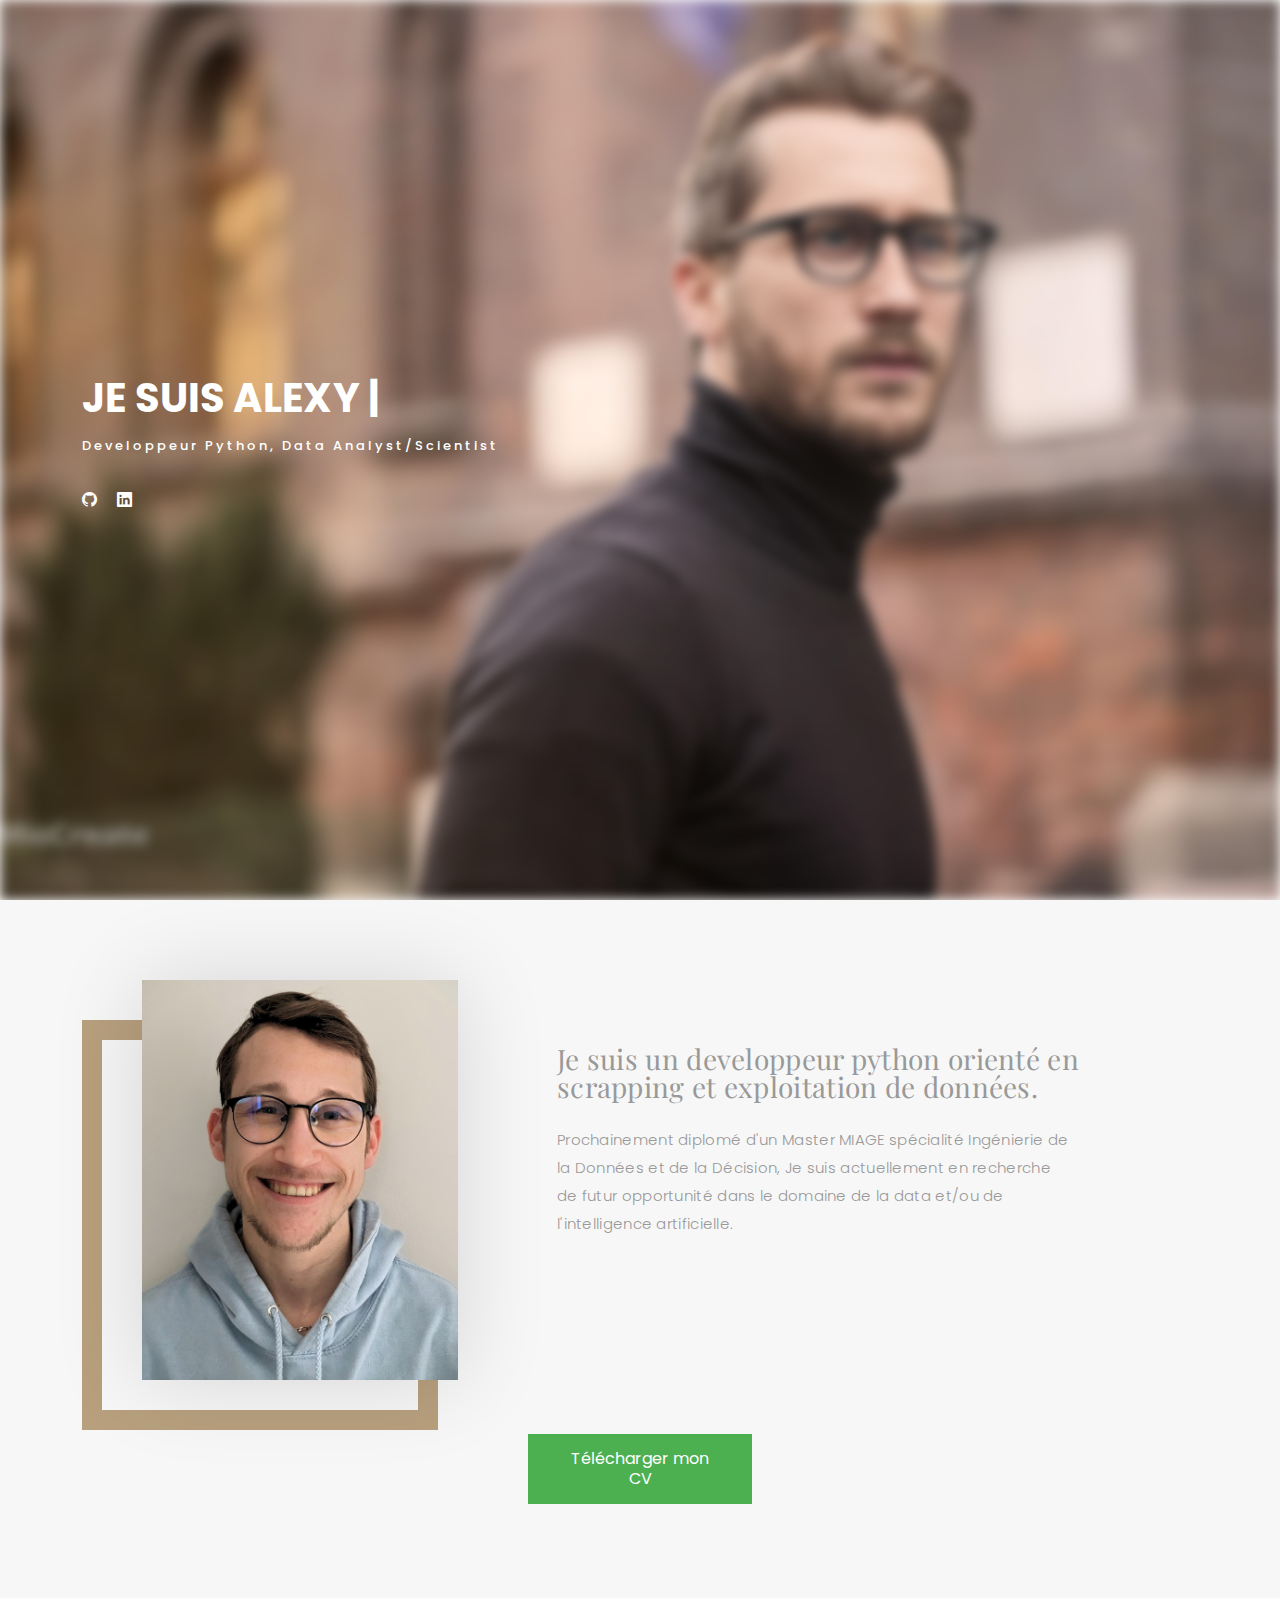
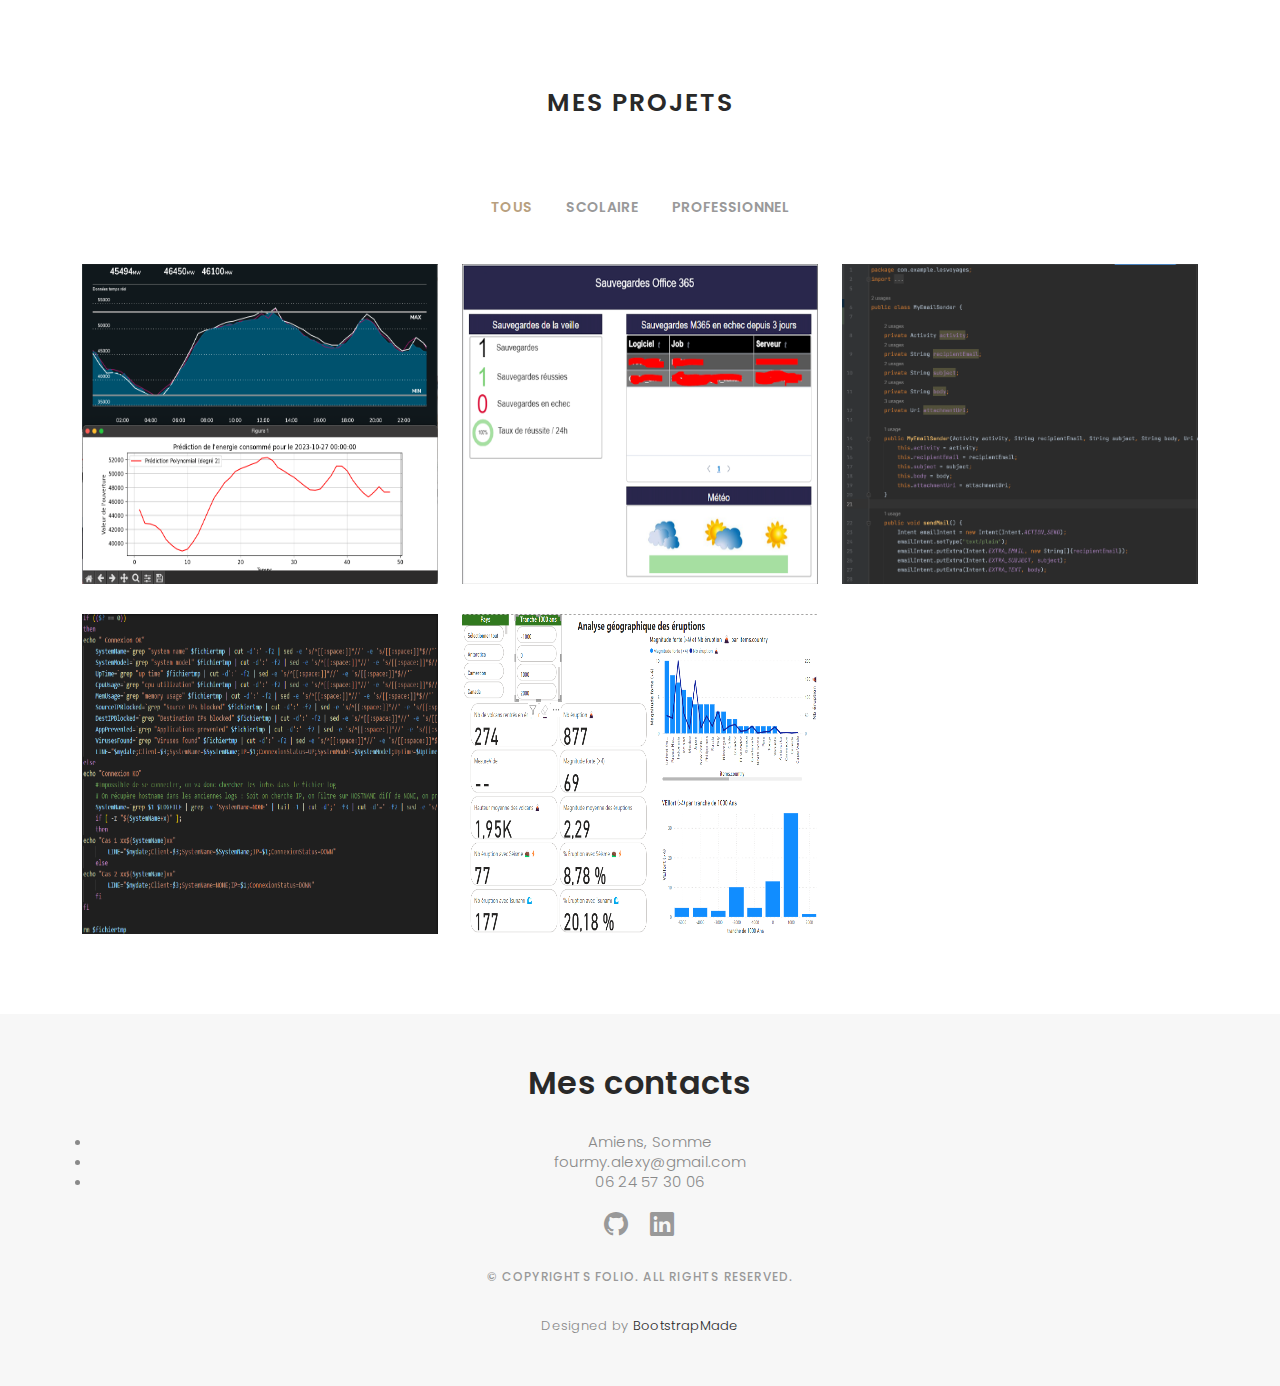
<file: index.html>
<!DOCTYPE html>
<html lang="en">

<head>
  <meta charset="utf-8">
  <meta content="width=device-width, initial-scale=1.0" name="viewport">

  <title>Portefeuille de compétences</title>
  <meta content="" name="description">
  <meta content="" name="keywords">

  <!-- Favicons -->
  <link href="assets/img/favicon.png" rel="icon">
  <link href="assets/img/apple-touch-icon.png" rel="apple-touch-icon">

  <!-- Google Fonts -->
  <link href="https://fonts.googleapis.com/css?family=Poppins:300,300i,400,400i,500,500i,600,600i,700,700i|Playfair+Display:400,400i,500,500i,600,600i,700,700i,900,900i" rel="stylesheet">

  <!-- Vendor CSS Files -->
  <link href="assets/vendor/bootstrap/css/bootstrap.min.css" rel="stylesheet">
  <link href="assets/vendor/bootstrap-icons/bootstrap-icons.css" rel="stylesheet">
  <link href="assets/vendor/boxicons/css/boxicons.min.css" rel="stylesheet">
  <link href="assets/vendor/glightbox/css/glightbox.min.css" rel="stylesheet">
  <link href="assets/vendor/swiper/swiper-bundle.min.css" rel="stylesheet">

  <!-- Template Main CSS File -->
  <link href="assets/css/style.css" rel="stylesheet">

  <!-- =======================================================
  * Template Name: Folio
  * Template URL: https://bootstrapmade.com/folio-bootstrap-portfolio-template/
  * Updated: Mar 17 2024 with Bootstrap v5.3.3
  * Author: BootstrapMade.com
  * License: https://bootstrapmade.com/license/
  ======================================================== -->
</head>

<body>

  <!-- ======= Header ======= -->
  <header id="header" class="fixed-top ">
    <div class="container d-flex align-items-center justify-content-between">

      <a href="index.html" class="logo"><img src="assets/img/logo.png" alt="" class="img-fluid"></a>
      <!-- Uncomment below if you prefer to use an text logo -->
      <!-- <h1 class="logo"><a href="index.html">Portfolio</a></h1> -->

      <nav id="navbar" class="navbar">
        <ul>
          <li><a class="nav-link scrollto active" href="#hero">Accueil</a></li>
          <li><a class="nav-link scrollto" href="#about">À propos</a></li>
          <li><a class="nav-link  scrollto" href="#portfolio">Mes projets</a></li>
          <li><a class="nav-link scrollto" href="#footer">Contact</a></li>
        </ul>
        <i class="bi bi-list mobile-nav-toggle"></i>
      </nav><!-- .navbar -->

    </div>
  </header><!-- End Header -->

  <!-- ======= Hero Section ======= -->
  <div id="hero" class="home">

    <div class="container">
      <div class="hero-content">
        <h1>Je suis <span class="typed" data-typed-items="Alexy FOURMY, Developeur, Data analyst, Data Scientist "></span></h1>
        <p>Developpeur Python, data analyst/scientist </p>

        <ul class="list-unstyled list-social">
          <li><a href="#"><i class="bi bi-github"></i></a></li>
          <li><a href="https://www.linkedin.com/in/alexy-fourmy"><i class="bi bi-linkedin"></i></a></li>
        </ul>
      </div>
    </div>
  </div><!-- End Hero -->

  <main id="main">

    <!-- ======= About Section ======= -->
    <div id="about" class="paddsection">
      <div class="container">
        <div class="row justify-content-between">

          <div class="col-lg-4 ">
            <div class="div-img-bg">
              <div class="about-img">
                <img src="assets/img/photo_moi.jpeg" class="img-responsive" alt="me">
              </div>
            </div>
          </div>

          <div class="col-lg-7">
            <div class="about-descr">

              <p class="p-heading">Je suis un developpeur python orienté en scrapping et exploitation de données. </p>
              <p class="separator">Prochainement diplomé d'un Master MIAGE spécialité Ingénierie de la Données et de la Décision, Je suis actuellement en recherche de futur opportunité dans le domaine de la data et/ou de l'intelligence artificielle.</p>

            </div>

          </div>
        </div>
        <div class="button-container">
          <button id="download-btn">Télécharger mon CV</button>
          <div class="preview">
            <img src="assets/img/cv_preview.png" alt="Aperçu de mon CV" class="cv-preview">
        </div>
        </div>

        </div>
      </div>
    </div><!-- End About Section -->

    <!-- ======= Portfolio Section ======= -->
    <div id="portfolio" class="paddsection">

      <div class="container">
        <div class="section-title text-center">
          <h2>Mes Projets</h2>
        </div>
      </div>

      <div class="container">

        <div class="row">
          <div class="col-lg-12 d-flex justify-content-center">
            <ul id="portfolio-flters">
              <li data-filter="*" class="filter-active">Tous</li>
              <li data-filter=".filter-scolaire">Scolaire</li>
              <li data-filter=".filter-pro">Professionnel</li>
            </ul>
          </div>
        </div>

        <div class="row portfolio-container">

          <div class="col-lg-4 col-md-6 portfolio-item filter-scolaire">
            <a href="energie.html" class="details-link" title="More Details"><img src="assets/img/portfolio/energie.png" class="img-fluid" alt=""></a>
            <div class="portfolio-info">
            <div>
              <h4>IA prédictive</h4>
              <p>Machine learning, python, data</p>
            </div>
              <a href="assets/img/portfolio/energie.png" data-gallery="portfolioGallery" class="portfolio-lightbox preview-link" title="IA predictive"><i class="bx bx-plus"></i></a>
            </div>
          </div>

          <div class="col-lg-4 col-md-6 portfolio-item filter-pro">
            <a href="canvas.html" class="details-link" title="More Details"><img src="assets/img/portfolio/canvas2.png" class="img-fluid" alt=""></a>
            <div class="portfolio-info">
              <div>
              <h4>ElasticSearch</h4>
              <p>ELK, Data visualisation, scrapping, big data</p>
            </div>
              <a href="assets/img/portfolio/canvas2.png" data-gallery="portfolioGallery" class="portfolio-lightbox preview-link" title="ElasticSearch"><i class="bx bx-plus"></i></a>
            </div>
          </div>

          <div class="col-lg-4 col-md-6 portfolio-item filter-scolaire">
            <a href="mobile.html" class="details-link" title="More Details"><img src="assets/img/portfolio/Mobile.png" class="img-fluid" alt=""></a>
            <div class="portfolio-info">
              <div>
              <h4>Developpement Mobile</h4>
              <p>Java, android, objet</p>
            </div>
              <a href="assets/img/portfolio/Mobile.png" data-gallery="portfolioGallery" class="portfolio-lightbox preview-link" title="Developpement Mobile"><i class="bx bx-plus"></i></a>
            </div>
          </div>

          <div class="col-lg-4 col-md-6 portfolio-item filter-pro">
            <a href="script.html" class="details-link" title="More Details"><img src="assets/img/portfolio/script.png" class="img-fluid" alt=""></a>
            <div class="portfolio-info">
              <div>
              <h4>Scipting</h4>
              <p>Shell, linux, automatisation</p>
            </div>
              <a href="assets/img/portfolio/script.png" data-gallery="portfolioGallery" class="portfolio-lightbox preview-link" title="Scipting"><i class="bx bx-plus"></i></a>
            </div>
          </div>

          <div class="col-lg-4 col-md-6 portfolio-item filter-scolaire">
            <a href="powerBI.html" class="details-link" title="More Details"><img src="assets/img/portfolio/powerBI.png" class="img-fluid" alt=""></i></a>
            <div class="portfolio-info">
              <div>
              <h4>Rapport Power BI</h4>
              <p>Data visualisation, Étoile, KPI, analyse du besoin</p>
            </div>
              <a href="assets/img/portfolio/powerBI.png" data-gallery="portfolioGallery" class="portfolio-lightbox preview-link" title="Rapport Power BI"><i class="bx bx-plus"></i></a>
            </div>
          </div>

        </div>

      </div>

    </div><!-- End Portfolio Section -->

  </main><!-- End #main -->

  <!-- ======= Footer ======= -->
  <div id="footer" class="text-center">
    <div class="container">
      <div class="socials-media text-center">
        <h2 class="mb-30">Mes contacts</h2>
        <div class="row">
          <ul class="row">
            <li><span>Amiens, Somme</span></li>
            <li><span>fourmy.alexy@gmail.com</span></li>
            <li><span>06 24 57 30 06</span></li>
          </ul>
        </div>

        <ul class="list-unstyled">
          <li><a href="https://github.com/Elteraxya"><i class="bi bi-github"></i></a></li>
          <li><a href="https://www.linkedin.com/in/alexy-fourmy"><i class="bi bi-linkedin"></i></a></li>
        </ul>

      </div>

      <p>&copy; Copyrights Folio. All rights reserved.</p>

      <div class="credits">
        <!--
        All the links in the footer should remain intact.
        You can delete the links only if you purchased the pro version.
        Licensing information: https://bootstrapmade.com/license/
        Purchase the pro version with working PHP/AJAX contact form: https://bootstrapmade.com/buy/?theme=Folio
      -->
        Designed by <a href="https://bootstrapmade.com/">BootstrapMade</a>
      </div>

    </div>
  </div><!-- End Footer -->

  <a href="#" class="back-to-top d-flex align-items-center justify-content-center"><i class="bi bi-arrow-up-short"></i></a>

  <!-- Vendor JS Files -->
  <script src="assets/vendor/bootstrap/js/bootstrap.bundle.min.js"></script>
  <script src="assets/vendor/glightbox/js/glightbox.min.js"></script>
  <script src="assets/vendor/isotope-layout/isotope.pkgd.min.js"></script>
  <script src="assets/vendor/swiper/swiper-bundle.min.js"></script>
  <script src="assets/vendor/typed.js/typed.umd.js"></script>
  <script src="assets/vendor/php-email-form/validate.js"></script>

  <!-- Template Main JS File -->
  <script src="assets/js/main.js"></script>

</body>

</html>
</file>
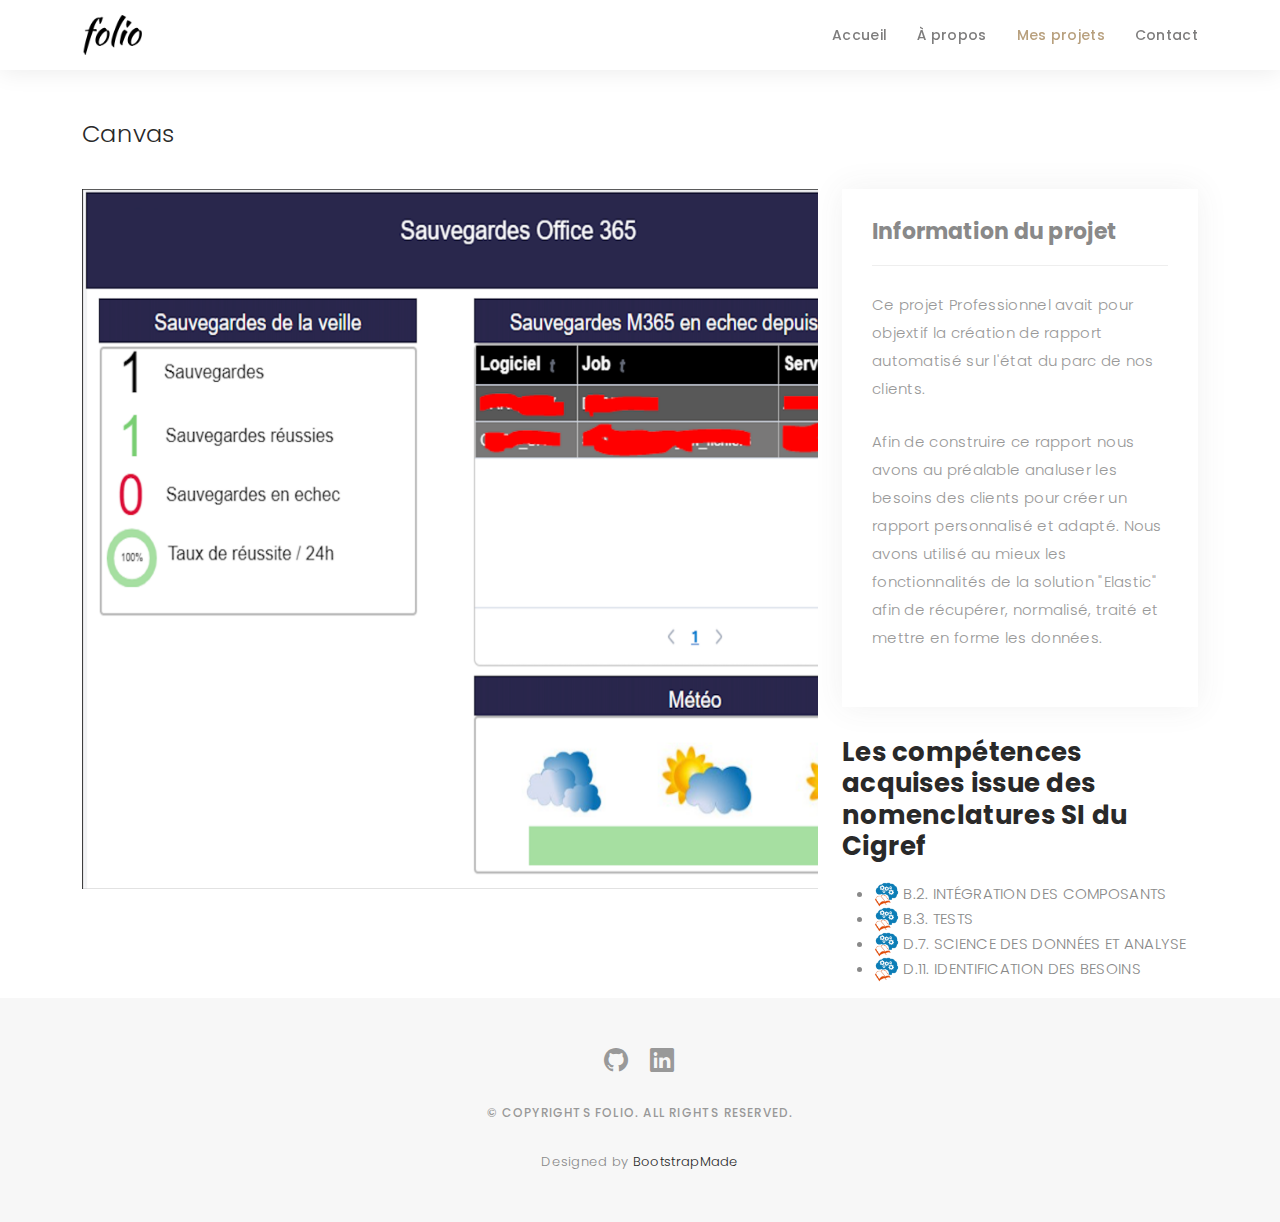
<file: canvas.html>
<!DOCTYPE html>
<html lang="en">

<head>
  <meta charset="utf-8">
  <meta content="width=device-width, initial-scale=1.0" name="viewport">

  <title>Portfolio Details - Folio Bootstrap Template</title>
  <meta content="" name="description">
  <meta content="" name="keywords">

  <!-- Favicons -->
  <link href="assets/img/favicon.png" rel="icon">
  <link href="assets/img/apple-touch-icon.png" rel="apple-touch-icon">

  <!-- Google Fonts -->
  <link href="https://fonts.googleapis.com/css?family=Poppins:300,300i,400,400i,500,500i,600,600i,700,700i|Playfair+Display:400,400i,500,500i,600,600i,700,700i,900,900i" rel="stylesheet">

  <!-- Vendor CSS Files -->
  <link href="assets/vendor/bootstrap/css/bootstrap.min.css" rel="stylesheet">
  <link href="assets/vendor/bootstrap-icons/bootstrap-icons.css" rel="stylesheet">
  <link href="assets/vendor/boxicons/css/boxicons.min.css" rel="stylesheet">
  <link href="assets/vendor/glightbox/css/glightbox.min.css" rel="stylesheet">
  <link href="assets/vendor/swiper/swiper-bundle.min.css" rel="stylesheet">

  <!-- Template Main CSS File -->
  <link href="assets/css/style.css" rel="stylesheet">

  <!-- =======================================================
  * Template Name: Folio
  * Template URL: https://bootstrapmade.com/folio-bootstrap-portfolio-template/
  * Updated: Mar 17 2024 with Bootstrap v5.3.3
  * Author: BootstrapMade.com
  * License: https://bootstrapmade.com/license/
  ======================================================== -->
</head>

<body>

  <!-- ======= Header ======= -->
  <header id="header" class="fixed-top header-inner-pages">
    <div class="container d-flex align-items-center justify-content-between">

      <a href="index.html" class="logo"><img src="assets/img/logo.png" alt="" class="img-fluid"></a>
      <!-- Uncomment below if you prefer to use an text logo -->
      <!-- <h1 class="logo"><a href="index.html">Folio</a></h1> -->

      <nav id="navbar" class="navbar">
        <ul>
          <li><a class="nav-link scrollto " href="index.html">Accueil</a></li>
          <li><a class="nav-link scrollto" href="index.html#about">À propos</a></li>
          <li><a class="nav-link active  scrollto" href="index.html#portfolio">Mes projets</a></li>
          <li><a class="nav-link scrollto" href="index.html#footer">Contact</a></li>
        </ul>
        <i class="bi bi-list mobile-nav-toggle"></i>
      </nav><!-- .navbar -->

    </div>
  </header><!-- End Header -->

  <main id="main">

    <!-- ======= Breadcrumbs Section ======= -->
    <section class="breadcrumbs">
      <div class="container">

        <div class="d-flex justify-content-between align-items-center">
          <h2>Canvas</h2>
        </div>

      </div>
    </section><!-- Breadcrumbs Section -->

    <!-- ======= Portfolio Details Section ======= -->
    <section id="portfolio-details" class="portfolio-details">
      <div class="container">

        <div class="row gy-4">

          <div class="col-lg-8">
            <div class="portfolio-details-slider swiper">

                <div class="swiper-slide">
                  <img src="assets/img/portfolio/canvas2.png" alt="">
                </div>
                
              <div class="swiper-pagination"></div>
            </div>
          </div>

          <div class="col-lg-4">
            <div class="portfolio-info">
              <h3>Information du projet</h3>
              <ul>
              <p>Ce projet Professionnel avait pour objextif la création de rapport automatisé sur l'état du parc de nos clients.</p>
              <p>Afin de construire ce rapport nous avons au préalable analuser les besoins des clients pour créer un rapport personnalisé et adapté. Nous avons utilisé au mieux les fonctionnalités de la solution "Elastic" afin de récupérer, normalisé, traité et mettre en forme les données.</p>
              </ul>
            </div>
            <div class="portfolio-description">
              <h2>Les compétences acquises issue des nomenclatures SI du Cigref</h2>
              <ul>
                <li><img src="assets/img/portfolio/livre.png" class="logo-livre">  B.2. INTÉGRATION DES COMPOSANTS</li>
                <li><img src="assets/img/portfolio/livre.png" class="logo-livre">  B.3. TESTS </li>
                <li><img src="assets/img/portfolio/livre.png" class="logo-livre">  D.7. SCIENCE DES DONNÉES ET ANALYSE</li>
                <li><img src="assets/img/portfolio/livre.png" class="logo-livre">  D.11. IDENTIFICATION DES BESOINS </li>
              </ul>
            </div>
          </div>

        </div>

      </div>
    </section><!-- End Portfolio Details Section -->

  </main><!-- End #main -->

  <!-- ======= Footer ======= -->
  <div id="footer" class="text-center">
    <div class="container">
      <div class="socials-media text-center">

        <ul class="list-unstyled">
          <li><a href="https://github.com/Elteraxya"><i class="bi bi-github"></i></a></li>
          <li><a href="https://www.linkedin.com/in/alexy-fourmy"><i class="bi bi-linkedin"></i></a></li>
        </ul>

      </div>

      <p>&copy; Copyrights Folio. All rights reserved.</p>

      <div class="credits">
        <!--
        All the links in the footer should remain intact.
        You can delete the links only if you purchased the pro version.
        Licensing information: https://bootstrapmade.com/license/
        Purchase the pro version with working PHP/AJAX contact form: https://bootstrapmade.com/buy/?theme=Folio
      -->
        Designed by <a href="https://bootstrapmade.com/">BootstrapMade</a>
      </div>

    </div>
  </div><!-- End Footer -->

  <a href="#" class="back-to-top d-flex align-items-center justify-content-center"><i class="bi bi-arrow-up-short"></i></a>

  <!-- Vendor JS Files -->
  <script src="assets/vendor/bootstrap/js/bootstrap.bundle.min.js"></script>
  <script src="assets/vendor/glightbox/js/glightbox.min.js"></script>
  <script src="assets/vendor/isotope-layout/isotope.pkgd.min.js"></script>
  <script src="assets/vendor/swiper/swiper-bundle.min.js"></script>
  <script src="assets/vendor/typed.js/typed.umd.js"></script>
  <script src="assets/vendor/php-email-form/validate.js"></script>

  <!-- Template Main JS File -->
  <script src="assets/js/main.js"></script>

</body>

</html>
</file>
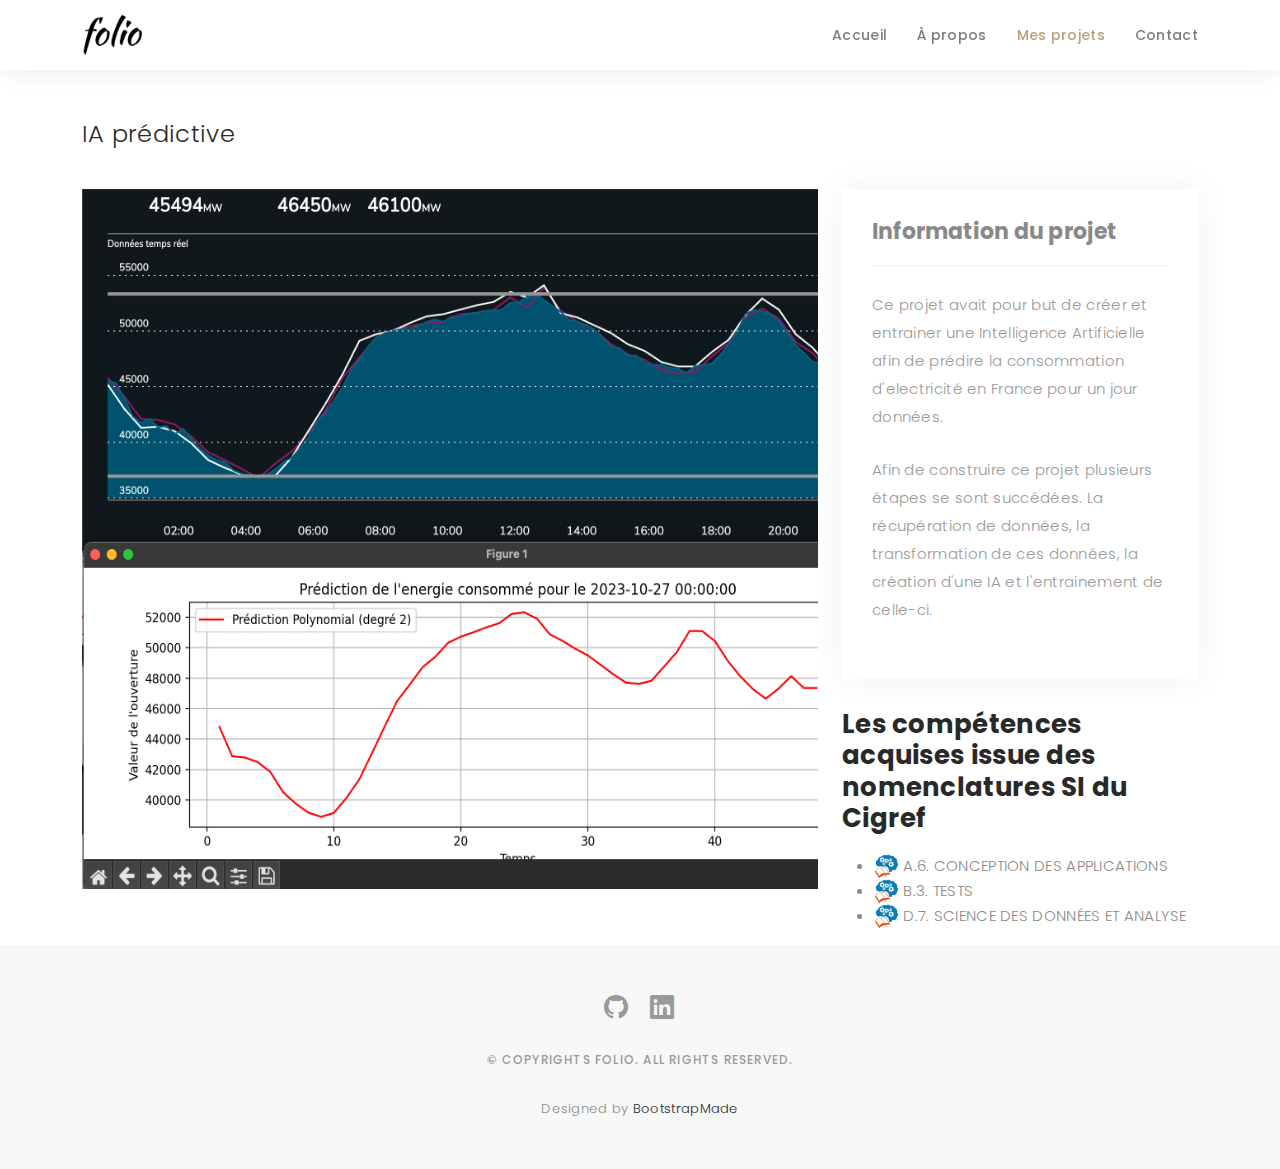
<file: energie.html>
<!DOCTYPE html>
<html lang="en">

<head>
  <meta charset="utf-8">
  <meta content="width=device-width, initial-scale=1.0" name="viewport">

  <title>Portfolio Details - Folio Bootstrap Template</title>
  <meta content="" name="description">
  <meta content="" name="keywords">

  <!-- Favicons -->
  <link href="assets/img/favicon.png" rel="icon">
  <link href="assets/img/apple-touch-icon.png" rel="apple-touch-icon">

  <!-- Google Fonts -->
  <link href="https://fonts.googleapis.com/css?family=Poppins:300,300i,400,400i,500,500i,600,600i,700,700i|Playfair+Display:400,400i,500,500i,600,600i,700,700i,900,900i" rel="stylesheet">

  <!-- Vendor CSS Files -->
  <link href="assets/vendor/bootstrap/css/bootstrap.min.css" rel="stylesheet">
  <link href="assets/vendor/bootstrap-icons/bootstrap-icons.css" rel="stylesheet">
  <link href="assets/vendor/boxicons/css/boxicons.min.css" rel="stylesheet">
  <link href="assets/vendor/glightbox/css/glightbox.min.css" rel="stylesheet">
  <link href="assets/vendor/swiper/swiper-bundle.min.css" rel="stylesheet">

  <!-- Template Main CSS File -->
  <link href="assets/css/style.css" rel="stylesheet">

  <!-- =======================================================
  * Template Name: Folio
  * Template URL: https://bootstrapmade.com/folio-bootstrap-portfolio-template/
  * Updated: Mar 17 2024 with Bootstrap v5.3.3
  * Author: BootstrapMade.com
  * License: https://bootstrapmade.com/license/
  ======================================================== -->
</head>

<body>

  <!-- ======= Header ======= -->
  <header id="header" class="fixed-top header-inner-pages">
    <div class="container d-flex align-items-center justify-content-between">

      <a href="index.html" class="logo"><img src="assets/img/logo.png" alt="" class="img-fluid"></a>
      <!-- Uncomment below if you prefer to use an text logo -->
      <!-- <h1 class="logo"><a href="index.html">Folio</a></h1> -->

      <nav id="navbar" class="navbar">
        <ul>
          <li><a class="nav-link scrollto " href="index.html">Accueil</a></li>
          <li><a class="nav-link scrollto" href="index.html#about">À propos</a></li>
          <li><a class="nav-link active  scrollto" href="index.html#portfolio">Mes projets</a></li>
          <li><a class="nav-link scrollto" href="index.html#footer">Contact</a></li>
        </ul>
        <i class="bi bi-list mobile-nav-toggle"></i>
      </nav><!-- .navbar -->

    </div>
  </header><!-- End Header -->

  <main id="main">

    <!-- ======= Breadcrumbs Section ======= -->
    <section class="breadcrumbs">
      <div class="container">

        <div class="d-flex justify-content-between align-items-center">
          <h2>IA prédictive</h2>
        </div>

      </div>
    </section><!-- Breadcrumbs Section -->

    <!-- ======= Portfolio Details Section ======= -->
    <section id="portfolio-details" class="portfolio-details">
      <div class="container">

        <div class="row gy-4">

          <div class="col-lg-8">
            <div class="portfolio-details-slider swiper">

                <div class="swiper-slide">
                  <img src="assets/img/portfolio/energie.png" alt="">
                </div>
                
              <div class="swiper-pagination"></div>
            </div>
          </div>

          <div class="col-lg-4">
            <div class="portfolio-info">
              <h3>Information du projet</h3>
              <ul>
              <p>Ce projet avait pour but de créer et entrainer une Intelligence Artificielle afin de prédire la consommation d'electricité en France pour un jour données.</p>
              <p>Afin de construire ce projet plusieurs étapes se sont succédées. La récupération de données, la transformation de ces données, la création d'une IA et l'entrainement de celle-ci.</p>
              </ul>
            </div>
            <div class="portfolio-description">
              <h2>Les compétences acquises issue des nomenclatures SI du Cigref</h2>
              <ul>
                <li><img src="assets/img/portfolio/livre.png" class="logo-livre">  A.6. CONCEPTION DES APPLICATIONS</li>
                <li><img src="assets/img/portfolio/livre.png" class="logo-livre">  B.3. TESTS </li>
                <li><img src="assets/img/portfolio/livre.png" class="logo-livre">  D.7. SCIENCE DES DONNÉES ET ANALYSE</li>                
              </ul>
            </div>
          </div>

        </div>

      </div>
    </section><!-- End Portfolio Details Section -->

  </main><!-- End #main -->

  <!-- ======= Footer ======= -->
  <div id="footer" class="text-center">
    <div class="container">
      <div class="socials-media text-center">

        <ul class="list-unstyled">
          <li><a href="https://github.com/Elteraxya"><i class="bi bi-github"></i></a></li>
          <li><a href="https://www.linkedin.com/in/alexy-fourmy"><i class="bi bi-linkedin"></i></a></li>
        </ul>

      </div>

      <p>&copy; Copyrights Folio. All rights reserved.</p>

      <div class="credits">
        <!--
        All the links in the footer should remain intact.
        You can delete the links only if you purchased the pro version.
        Licensing information: https://bootstrapmade.com/license/
        Purchase the pro version with working PHP/AJAX contact form: https://bootstrapmade.com/buy/?theme=Folio
      -->
        Designed by <a href="https://bootstrapmade.com/">BootstrapMade</a>
      </div>

    </div>
  </div><!-- End Footer -->

  <a href="#" class="back-to-top d-flex align-items-center justify-content-center"><i class="bi bi-arrow-up-short"></i></a>

  <!-- Vendor JS Files -->
  <script src="assets/vendor/bootstrap/js/bootstrap.bundle.min.js"></script>
  <script src="assets/vendor/glightbox/js/glightbox.min.js"></script>
  <script src="assets/vendor/isotope-layout/isotope.pkgd.min.js"></script>
  <script src="assets/vendor/swiper/swiper-bundle.min.js"></script>
  <script src="assets/vendor/typed.js/typed.umd.js"></script>
  <script src="assets/vendor/php-email-form/validate.js"></script>

  <!-- Template Main JS File -->
  <script src="assets/js/main.js"></script>

</body>

</html>
</file>
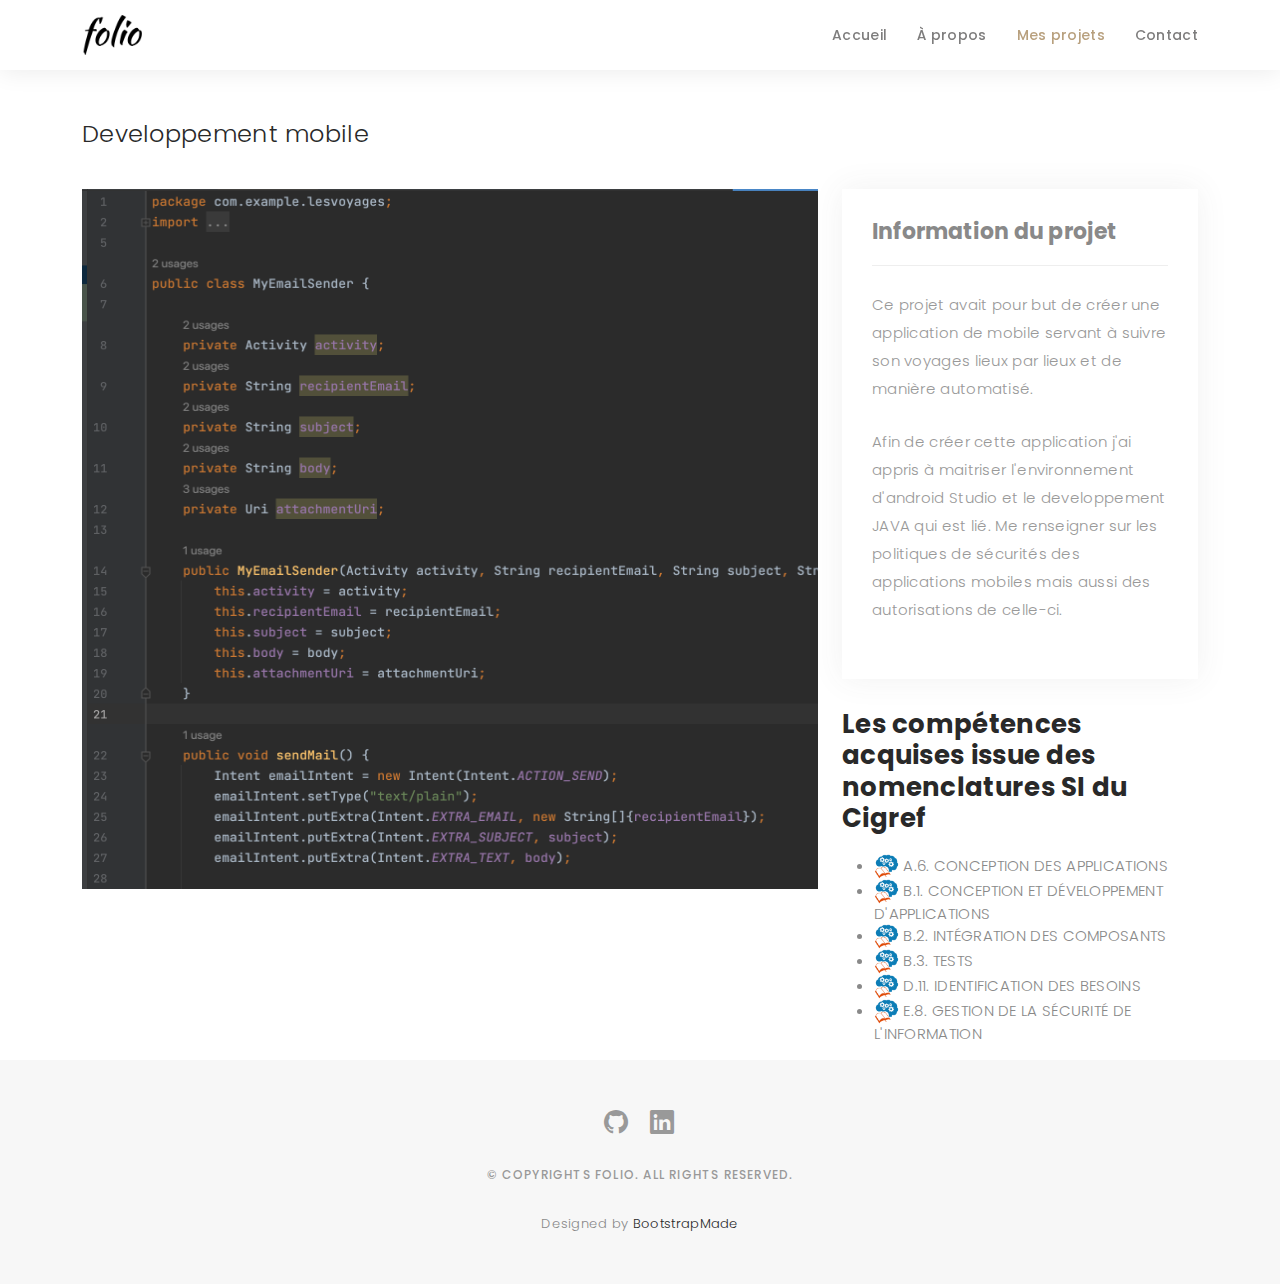
<file: mobile.html>
<!DOCTYPE html>
<html lang="en">

<head>
  <meta charset="utf-8">
  <meta content="width=device-width, initial-scale=1.0" name="viewport">

  <title>Portfolio Details - Folio Bootstrap Template</title>
  <meta content="" name="description">
  <meta content="" name="keywords">

  <!-- Favicons -->
  <link href="assets/img/favicon.png" rel="icon">
  <link href="assets/img/apple-touch-icon.png" rel="apple-touch-icon">

  <!-- Google Fonts -->
  <link href="https://fonts.googleapis.com/css?family=Poppins:300,300i,400,400i,500,500i,600,600i,700,700i|Playfair+Display:400,400i,500,500i,600,600i,700,700i,900,900i" rel="stylesheet">

  <!-- Vendor CSS Files -->
  <link href="assets/vendor/bootstrap/css/bootstrap.min.css" rel="stylesheet">
  <link href="assets/vendor/bootstrap-icons/bootstrap-icons.css" rel="stylesheet">
  <link href="assets/vendor/boxicons/css/boxicons.min.css" rel="stylesheet">
  <link href="assets/vendor/glightbox/css/glightbox.min.css" rel="stylesheet">
  <link href="assets/vendor/swiper/swiper-bundle.min.css" rel="stylesheet">

  <!-- Template Main CSS File -->
  <link href="assets/css/style.css" rel="stylesheet">

  <!-- =======================================================
  * Template Name: Folio
  * Template URL: https://bootstrapmade.com/folio-bootstrap-portfolio-template/
  * Updated: Mar 17 2024 with Bootstrap v5.3.3
  * Author: BootstrapMade.com
  * License: https://bootstrapmade.com/license/
  ======================================================== -->
</head>

<body>

  <!-- ======= Header ======= -->
  <header id="header" class="fixed-top header-inner-pages">
    <div class="container d-flex align-items-center justify-content-between">

      <a href="index.html" class="logo"><img src="assets/img/logo.png" alt="" class="img-fluid"></a>
      <!-- Uncomment below if you prefer to use an text logo -->
      <!-- <h1 class="logo"><a href="index.html">Folio</a></h1> -->

      <nav id="navbar" class="navbar">
        <ul>
          <li><a class="nav-link scrollto " href="index.html">Accueil</a></li>
          <li><a class="nav-link scrollto" href="index.html#about">À propos</a></li>
          <li><a class="nav-link active  scrollto" href="index.html#portfolio">Mes projets</a></li>
          <li><a class="nav-link scrollto" href="index.html#footer">Contact</a></li>
        </ul>
        <i class="bi bi-list mobile-nav-toggle"></i>
      </nav><!-- .navbar -->

    </div>
  </header><!-- End Header -->

  <main id="main">

    <!-- ======= Breadcrumbs Section ======= -->
    <section class="breadcrumbs">
      <div class="container">

        <div class="d-flex justify-content-between align-items-center">
          <h2>Developpement mobile</h2>
        </div>

      </div>
    </section><!-- Breadcrumbs Section -->

    <!-- ======= Portfolio Details Section ======= -->
    <section id="portfolio-details" class="portfolio-details">
      <div class="container">

        <div class="row gy-4">

          <div class="col-lg-8">
            <div class="portfolio-details-slider swiper">

                <div class="swiper-slide">
                  <img src="assets/img/portfolio/Mobile.png" alt="">
                </div>
                
              <div class="swiper-pagination"></div>
            </div>
          </div>

          <div class="col-lg-4">
            <div class="portfolio-info">
              <h3>Information du projet</h3>
              <ul>
              <p>Ce projet avait pour but de créer une application de mobile servant à suivre son voyages lieux par lieux et de manière automatisé.</p>
              <p>Afin de créer cette application j'ai appris à maitriser l'environnement d'android Studio et le developpement JAVA qui est lié. Me renseigner sur les politiques de sécurités des applications mobiles mais aussi des autorisations de celle-ci.</p>
              </ul>
            </div>
            <div class="portfolio-description">
              <h2>Les compétences acquises issue des nomenclatures SI du Cigref</h2>
              <ul>
                <li><img src="assets/img/portfolio/livre.png" class="logo-livre">  A.6. CONCEPTION DES APPLICATIONS</li>
                <li><img src="assets/img/portfolio/livre.png" class="logo-livre">  B.1. CONCEPTION ET DÉVELOPPEMENT D'APPLICATIONS</li>
                <li><img src="assets/img/portfolio/livre.png" class="logo-livre">  B.2. INTÉGRATION DES COMPOSANTS</li>
                <li><img src="assets/img/portfolio/livre.png" class="logo-livre">  B.3. TESTS </li>
                <li><img src="assets/img/portfolio/livre.png" class="logo-livre">  D.11. IDENTIFICATION DES BESOINS </li>
                <li><img src="assets/img/portfolio/livre.png" class="logo-livre">  E.8. GESTION DE LA SÉCURITÉ DE L'INFORMATION</li>
                
              </ul>
            </div>
          </div>

        </div>

      </div>
    </section><!-- End Portfolio Details Section -->

  </main><!-- End #main -->

  <!-- ======= Footer ======= -->
  <div id="footer" class="text-center">
    <div class="container">
      <div class="socials-media text-center">

        <ul class="list-unstyled">
          <li><a href="https://github.com/Elteraxya"><i class="bi bi-github"></i></a></li>
          <li><a href="https://www.linkedin.com/in/alexy-fourmy"><i class="bi bi-linkedin"></i></a></li>
        </ul>

      </div>

      <p>&copy; Copyrights Folio. All rights reserved.</p>

      <div class="credits">
        <!--
        All the links in the footer should remain intact.
        You can delete the links only if you purchased the pro version.
        Licensing information: https://bootstrapmade.com/license/
        Purchase the pro version with working PHP/AJAX contact form: https://bootstrapmade.com/buy/?theme=Folio
      -->
        Designed by <a href="https://bootstrapmade.com/">BootstrapMade</a>
      </div>

    </div>
  </div><!-- End Footer -->

  <a href="#" class="back-to-top d-flex align-items-center justify-content-center"><i class="bi bi-arrow-up-short"></i></a>

  <!-- Vendor JS Files -->
  <script src="assets/vendor/bootstrap/js/bootstrap.bundle.min.js"></script>
  <script src="assets/vendor/glightbox/js/glightbox.min.js"></script>
  <script src="assets/vendor/isotope-layout/isotope.pkgd.min.js"></script>
  <script src="assets/vendor/swiper/swiper-bundle.min.js"></script>
  <script src="assets/vendor/typed.js/typed.umd.js"></script>
  <script src="assets/vendor/php-email-form/validate.js"></script>

  <!-- Template Main JS File -->
  <script src="assets/js/main.js"></script>

</body>

</html>
</file>
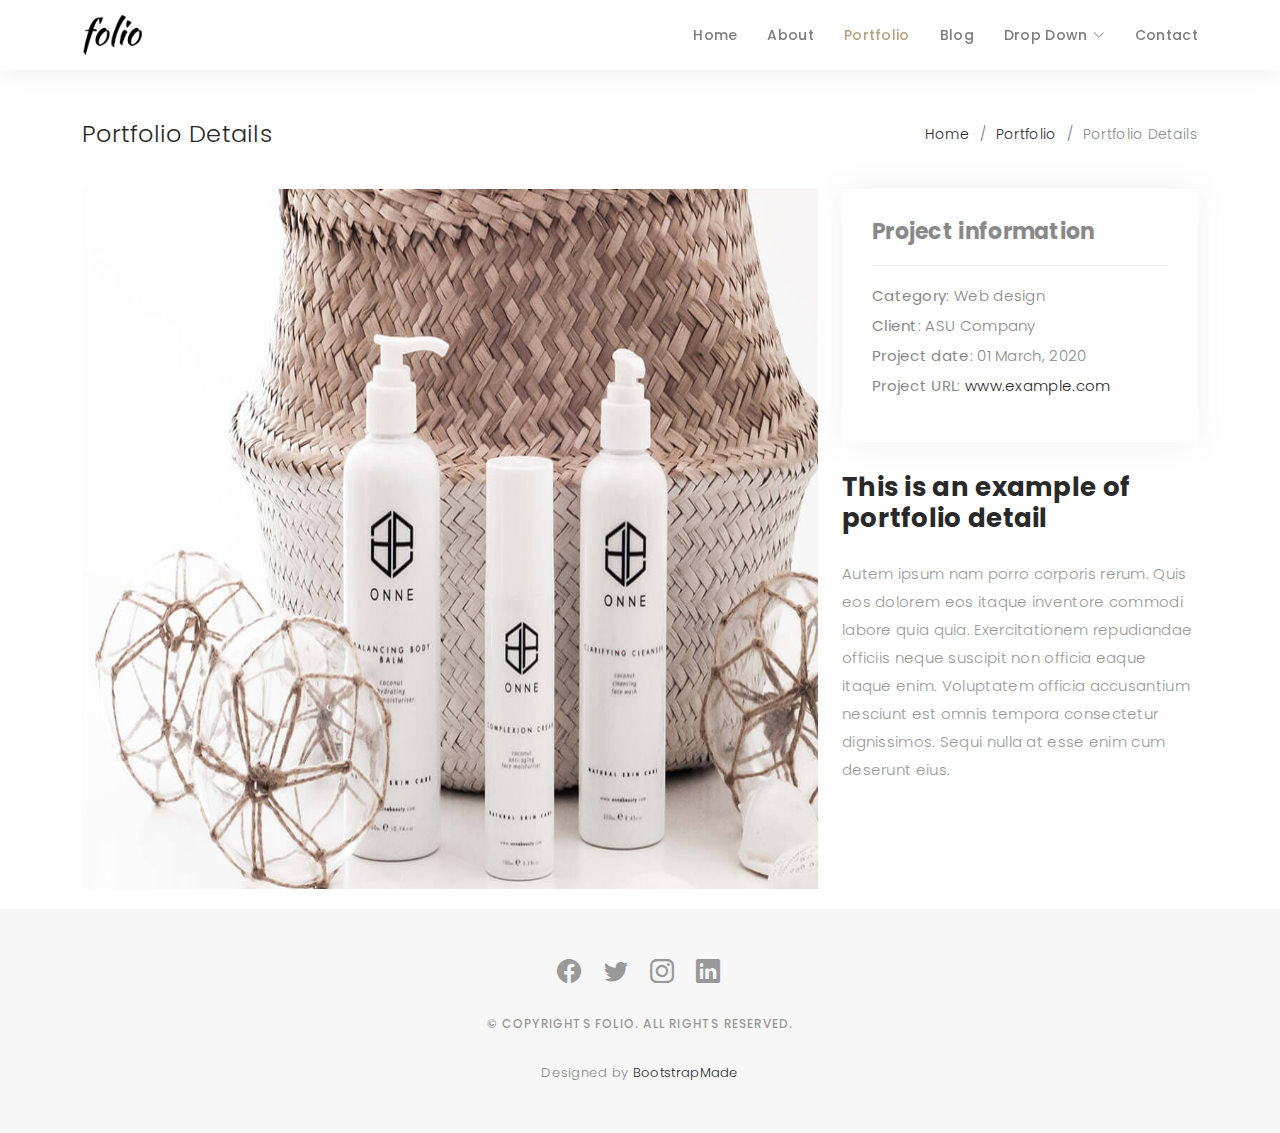
<file: portfolio-details.html>
<!DOCTYPE html>
<html lang="en">

<head>
  <meta charset="utf-8">
  <meta content="width=device-width, initial-scale=1.0" name="viewport">

  <title>Portfolio Details - Folio Bootstrap Template</title>
  <meta content="" name="description">
  <meta content="" name="keywords">

  <!-- Favicons -->
  <link href="assets/img/favicon.png" rel="icon">
  <link href="assets/img/apple-touch-icon.png" rel="apple-touch-icon">

  <!-- Google Fonts -->
  <link href="https://fonts.googleapis.com/css?family=Poppins:300,300i,400,400i,500,500i,600,600i,700,700i|Playfair+Display:400,400i,500,500i,600,600i,700,700i,900,900i" rel="stylesheet">

  <!-- Vendor CSS Files -->
  <link href="assets/vendor/bootstrap/css/bootstrap.min.css" rel="stylesheet">
  <link href="assets/vendor/bootstrap-icons/bootstrap-icons.css" rel="stylesheet">
  <link href="assets/vendor/boxicons/css/boxicons.min.css" rel="stylesheet">
  <link href="assets/vendor/glightbox/css/glightbox.min.css" rel="stylesheet">
  <link href="assets/vendor/swiper/swiper-bundle.min.css" rel="stylesheet">

  <!-- Template Main CSS File -->
  <link href="assets/css/style.css" rel="stylesheet">

  <!-- =======================================================
  * Template Name: Folio
  * Template URL: https://bootstrapmade.com/folio-bootstrap-portfolio-template/
  * Updated: Mar 17 2024 with Bootstrap v5.3.3
  * Author: BootstrapMade.com
  * License: https://bootstrapmade.com/license/
  ======================================================== -->
</head>

<body>

  <!-- ======= Header ======= -->
  <header id="header" class="fixed-top header-inner-pages">
    <div class="container d-flex align-items-center justify-content-between">

      <a href="index.html" class="logo"><img src="assets/img/logo.png" alt="" class="img-fluid"></a>
      <!-- Uncomment below if you prefer to use an text logo -->
      <!-- <h1 class="logo"><a href="index.html">Folio</a></h1> -->

      <nav id="navbar" class="navbar">
        <ul>
          <li><a class="nav-link scrollto " href="#hero">Home</a></li>
          <li><a class="nav-link scrollto" href="#about">About</a></li>
          <li><a class="nav-link active  scrollto" href="#portfolio">Portfolio</a></li>
          <li><a class="nav-link  scrollto" href="#journal">Blog</a></li>
          <li class="dropdown"><a href="#"><span>Drop Down</span> <i class="bi bi-chevron-down"></i></a>
            <ul>
              <li><a href="#">Drop Down 1</a></li>
              <li class="dropdown"><a href="#"><span>Deep Drop Down</span> <i class="bi bi-chevron-right"></i></a>
                <ul>
                  <li><a href="#">Deep Drop Down 1</a></li>
                  <li><a href="#">Deep Drop Down 2</a></li>
                  <li><a href="#">Deep Drop Down 3</a></li>
                  <li><a href="#">Deep Drop Down 4</a></li>
                  <li><a href="#">Deep Drop Down 5</a></li>
                </ul>
              </li>
              <li><a href="#">Drop Down 2</a></li>
              <li><a href="#">Drop Down 3</a></li>
              <li><a href="#">Drop Down 4</a></li>
            </ul>
          </li>
          <li><a class="nav-link scrollto" href="#contact">Contact</a></li>
        </ul>
        <i class="bi bi-list mobile-nav-toggle"></i>
      </nav><!-- .navbar -->

    </div>
  </header><!-- End Header -->

  <main id="main">

    <!-- ======= Breadcrumbs Section ======= -->
    <section class="breadcrumbs">
      <div class="container">

        <div class="d-flex justify-content-between align-items-center">
          <h2>Portfolio Details</h2>
          <ol>
            <li><a href="index.html">Home</a></li>
            <li><a href="portfolio.html">Portfolio</a></li>
            <li>Portfolio Details</li>
          </ol>
        </div>

      </div>
    </section><!-- Breadcrumbs Section -->

    <!-- ======= Portfolio Details Section ======= -->
    <section id="portfolio-details" class="portfolio-details">
      <div class="container">

        <div class="row gy-4">

          <div class="col-lg-8">
            <div class="portfolio-details-slider swiper">
              <div class="swiper-wrapper align-items-center">

                <div class="swiper-slide">
                  <img src="assets/img/portfolio/portfolio-details-1.jpg" alt="">
                </div>

                <div class="swiper-slide">
                  <img src="assets/img/portfolio/portfolio-details-2.jpg" alt="">
                </div>

                <div class="swiper-slide">
                  <img src="assets/img/portfolio/portfolio-details-3.jpg" alt="">
                </div>

              </div>
              <div class="swiper-pagination"></div>
            </div>
          </div>

          <div class="col-lg-4">
            <div class="portfolio-info">
              <h3>Project information</h3>
              <ul>
                <li><strong>Category</strong>: Web design</li>
                <li><strong>Client</strong>: ASU Company</li>
                <li><strong>Project date</strong>: 01 March, 2020</li>
                <li><strong>Project URL</strong>: <a href="#">www.example.com</a></li>
              </ul>
            </div>
            <div class="portfolio-description">
              <h2>This is an example of portfolio detail</h2>
              <p>
                Autem ipsum nam porro corporis rerum. Quis eos dolorem eos itaque inventore commodi labore quia quia. Exercitationem repudiandae officiis neque suscipit non officia eaque itaque enim. Voluptatem officia accusantium nesciunt est omnis tempora consectetur dignissimos. Sequi nulla at esse enim cum deserunt eius.
              </p>
            </div>
          </div>

        </div>

      </div>
    </section><!-- End Portfolio Details Section -->

  </main><!-- End #main -->

  <!-- ======= Footer ======= -->
  <div id="footer" class="text-center">
    <div class="container">
      <div class="socials-media text-center">

        <ul class="list-unstyled">
          <li><a href="#"><i class="bi bi-facebook"></i></a></li>
          <li><a href="#"><i class="bi bi-twitter"></i></a></li>
          <li><a href="#"><i class="bi bi-instagram"></i></a></li>
          <li><a href="#"><i class="bi bi-linkedin"></i></a></li>
        </ul>

      </div>

      <p>&copy; Copyrights Folio. All rights reserved.</p>

      <div class="credits">
        <!--
        All the links in the footer should remain intact.
        You can delete the links only if you purchased the pro version.
        Licensing information: https://bootstrapmade.com/license/
        Purchase the pro version with working PHP/AJAX contact form: https://bootstrapmade.com/buy/?theme=Folio
      -->
        Designed by <a href="https://bootstrapmade.com/">BootstrapMade</a>
      </div>

    </div>
  </div><!-- End Footer -->

  <a href="#" class="back-to-top d-flex align-items-center justify-content-center"><i class="bi bi-arrow-up-short"></i></a>

  <!-- Vendor JS Files -->
  <script src="assets/vendor/bootstrap/js/bootstrap.bundle.min.js"></script>
  <script src="assets/vendor/glightbox/js/glightbox.min.js"></script>
  <script src="assets/vendor/isotope-layout/isotope.pkgd.min.js"></script>
  <script src="assets/vendor/swiper/swiper-bundle.min.js"></script>
  <script src="assets/vendor/typed.js/typed.umd.js"></script>
  <script src="assets/vendor/php-email-form/validate.js"></script>

  <!-- Template Main JS File -->
  <script src="assets/js/main.js"></script>

</body>

</html>
</file>
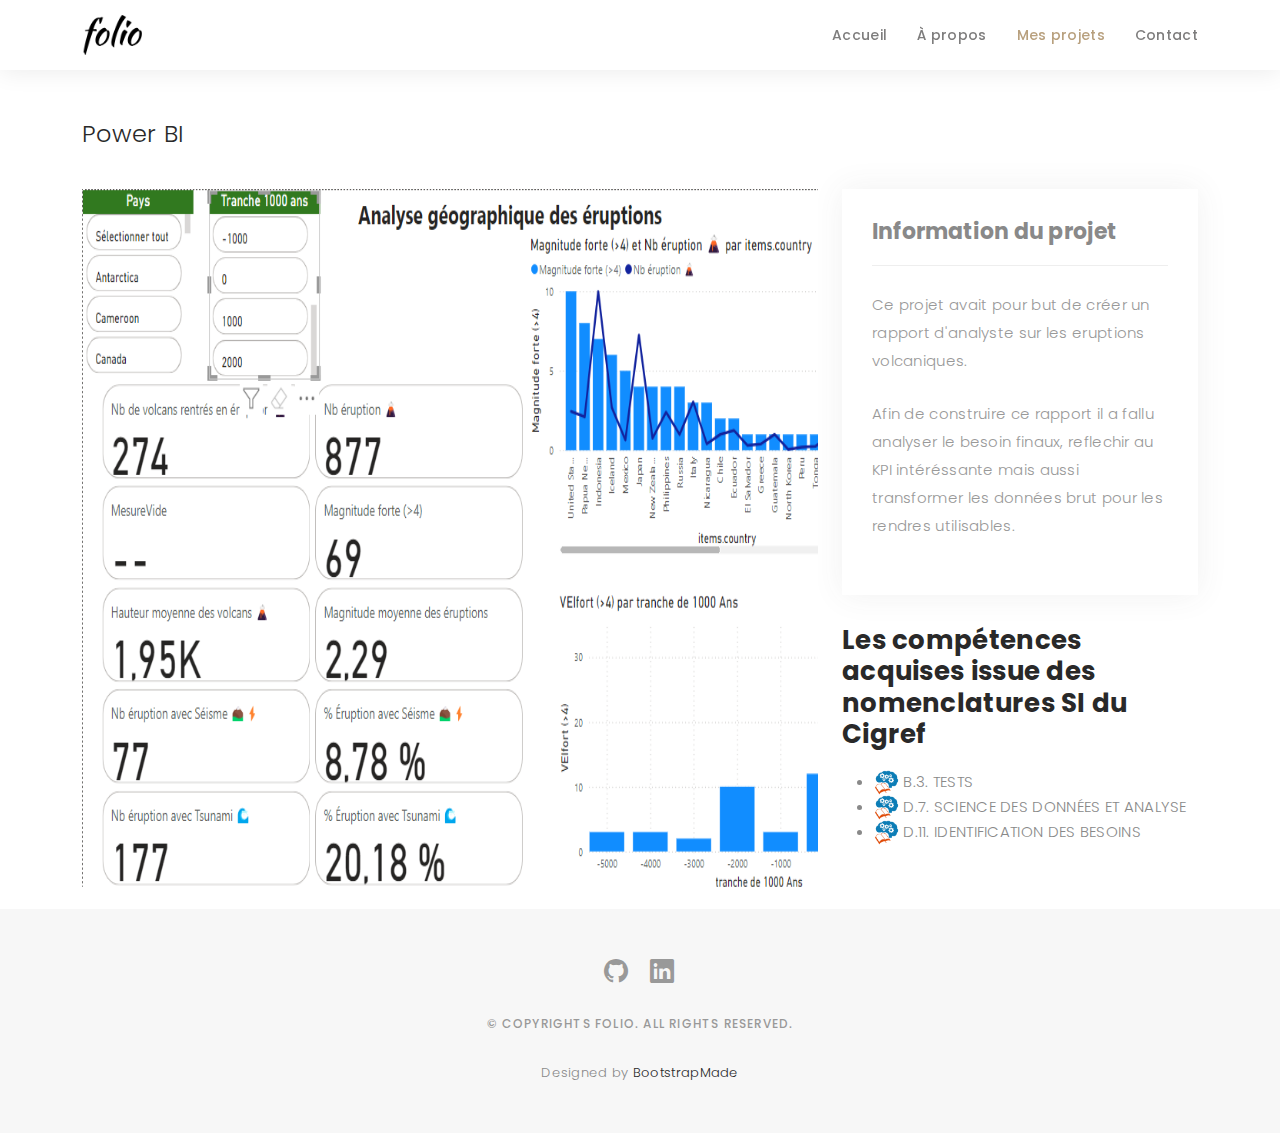
<file: powerBI.html>
<!DOCTYPE html>
<html lang="en">

<head>
  <meta charset="utf-8">
  <meta content="width=device-width, initial-scale=1.0" name="viewport">

  <title>Portfolio Details - Folio Bootstrap Template</title>
  <meta content="" name="description">
  <meta content="" name="keywords">

  <!-- Favicons -->
  <link href="assets/img/favicon.png" rel="icon">
  <link href="assets/img/apple-touch-icon.png" rel="apple-touch-icon">

  <!-- Google Fonts -->
  <link href="https://fonts.googleapis.com/css?family=Poppins:300,300i,400,400i,500,500i,600,600i,700,700i|Playfair+Display:400,400i,500,500i,600,600i,700,700i,900,900i" rel="stylesheet">

  <!-- Vendor CSS Files -->
  <link href="assets/vendor/bootstrap/css/bootstrap.min.css" rel="stylesheet">
  <link href="assets/vendor/bootstrap-icons/bootstrap-icons.css" rel="stylesheet">
  <link href="assets/vendor/boxicons/css/boxicons.min.css" rel="stylesheet">
  <link href="assets/vendor/glightbox/css/glightbox.min.css" rel="stylesheet">
  <link href="assets/vendor/swiper/swiper-bundle.min.css" rel="stylesheet">

  <!-- Template Main CSS File -->
  <link href="assets/css/style.css" rel="stylesheet">

  <!-- =======================================================
  * Template Name: Folio
  * Template URL: https://bootstrapmade.com/folio-bootstrap-portfolio-template/
  * Updated: Mar 17 2024 with Bootstrap v5.3.3
  * Author: BootstrapMade.com
  * License: https://bootstrapmade.com/license/
  ======================================================== -->
</head>

<body>

  <!-- ======= Header ======= -->
  <header id="header" class="fixed-top header-inner-pages">
    <div class="container d-flex align-items-center justify-content-between">

      <a href="index.html" class="logo"><img src="assets/img/logo.png" alt="" class="img-fluid"></a>
      <!-- Uncomment below if you prefer to use an text logo -->
      <!-- <h1 class="logo"><a href="index.html">Folio</a></h1> -->

      <nav id="navbar" class="navbar">
        <ul>
          <li><a class="nav-link scrollto " href="index.html">Accueil</a></li>
          <li><a class="nav-link scrollto" href="index.html#about">À propos</a></li>
          <li><a class="nav-link active  scrollto" href="index.html#portfolio">Mes projets</a></li>
          <li><a class="nav-link scrollto" href="index.html#footer">Contact</a></li>
        </ul>
        <i class="bi bi-list mobile-nav-toggle"></i>
      </nav><!-- .navbar -->

    </div>
  </header><!-- End Header -->

  <main id="main">

    <!-- ======= Breadcrumbs Section ======= -->
    <section class="breadcrumbs">
      <div class="container">

        <div class="d-flex justify-content-between align-items-center">
          <h2>Power BI</h2>
        </div>

      </div>
    </section><!-- Breadcrumbs Section -->

    <!-- ======= Portfolio Details Section ======= -->
    <section id="portfolio-details" class="portfolio-details">
      <div class="container">

        <div class="row gy-4">

          <div class="col-lg-8">
            <div class="portfolio-details-slider swiper">

                <div class="swiper-slide">
                  <img src="assets/img/portfolio/powerBI.png" alt="">
                </div>
                
              <div class="swiper-pagination"></div>
            </div>
          </div>

          <div class="col-lg-4">
            <div class="portfolio-info">
              <h3>Information du projet</h3>
              <ul>
              <p>Ce projet avait pour but de créer un rapport d'analyste sur les eruptions volcaniques.</p>
              <p>Afin de construire ce rapport il a fallu analyser le besoin finaux, reflechir au KPI intéréssante mais aussi transformer les données brut pour les rendres utilisables.</p>
              </ul>
            </div>
            <div class="portfolio-description">
              <h2>Les compétences acquises issue des nomenclatures SI du Cigref</h2>
              <ul>
                <li><img src="assets/img/portfolio/livre.png" class="logo-livre">  B.3. TESTS </li>
                <li><img src="assets/img/portfolio/livre.png" class="logo-livre">  D.7. SCIENCE DES DONNÉES ET ANALYSE</li>
                <li><img src="assets/img/portfolio/livre.png" class="logo-livre">  D.11. IDENTIFICATION DES BESOINS </li>
                
              </ul>
            </div>
          </div>

        </div>

      </div>
    </section><!-- End Portfolio Details Section -->

  </main><!-- End #main -->

  <!-- ======= Footer ======= -->
  <div id="footer" class="text-center">
    <div class="container">
      <div class="socials-media text-center">

        <ul class="list-unstyled">
          <li><a href="https://github.com/Elteraxya"><i class="bi bi-github"></i></a></li>
          <li><a href="https://www.linkedin.com/in/alexy-fourmy"><i class="bi bi-linkedin"></i></a></li>
        </ul>

      </div>

      <p>&copy; Copyrights Folio. All rights reserved.</p>

      <div class="credits">
        <!--
        All the links in the footer should remain intact.
        You can delete the links only if you purchased the pro version.
        Licensing information: https://bootstrapmade.com/license/
        Purchase the pro version with working PHP/AJAX contact form: https://bootstrapmade.com/buy/?theme=Folio
      -->
        Designed by <a href="https://bootstrapmade.com/">BootstrapMade</a>
      </div>

    </div>
  </div><!-- End Footer -->

  <a href="#" class="back-to-top d-flex align-items-center justify-content-center"><i class="bi bi-arrow-up-short"></i></a>

  <!-- Vendor JS Files -->
  <script src="assets/vendor/bootstrap/js/bootstrap.bundle.min.js"></script>
  <script src="assets/vendor/glightbox/js/glightbox.min.js"></script>
  <script src="assets/vendor/isotope-layout/isotope.pkgd.min.js"></script>
  <script src="assets/vendor/swiper/swiper-bundle.min.js"></script>
  <script src="assets/vendor/typed.js/typed.umd.js"></script>
  <script src="assets/vendor/php-email-form/validate.js"></script>

  <!-- Template Main JS File -->
  <script src="assets/js/main.js"></script>

</body>

</html>
</file>
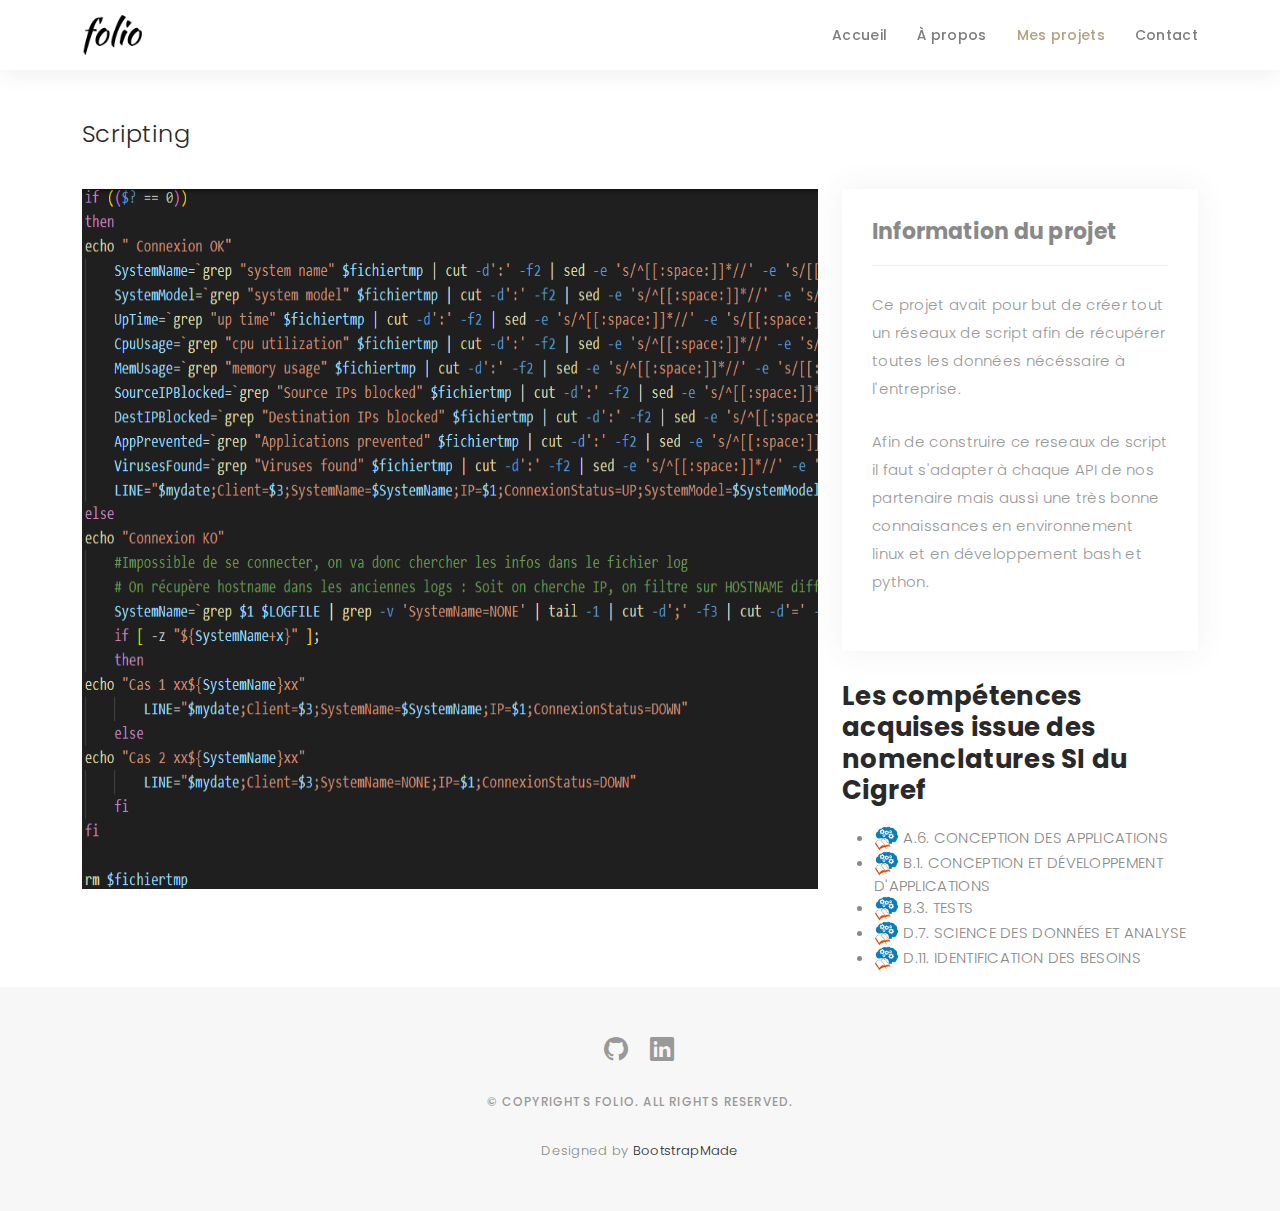
<file: script.html>
<!DOCTYPE html>
<html lang="en">

<head>
  <meta charset="utf-8">
  <meta content="width=device-width, initial-scale=1.0" name="viewport">

  <title>Portfolio Details - Folio Bootstrap Template</title>
  <meta content="" name="description">
  <meta content="" name="keywords">

  <!-- Favicons -->
  <link href="assets/img/favicon.png" rel="icon">
  <link href="assets/img/apple-touch-icon.png" rel="apple-touch-icon">

  <!-- Google Fonts -->
  <link href="https://fonts.googleapis.com/css?family=Poppins:300,300i,400,400i,500,500i,600,600i,700,700i|Playfair+Display:400,400i,500,500i,600,600i,700,700i,900,900i" rel="stylesheet">

  <!-- Vendor CSS Files -->
  <link href="assets/vendor/bootstrap/css/bootstrap.min.css" rel="stylesheet">
  <link href="assets/vendor/bootstrap-icons/bootstrap-icons.css" rel="stylesheet">
  <link href="assets/vendor/boxicons/css/boxicons.min.css" rel="stylesheet">
  <link href="assets/vendor/glightbox/css/glightbox.min.css" rel="stylesheet">
  <link href="assets/vendor/swiper/swiper-bundle.min.css" rel="stylesheet">

  <!-- Template Main CSS File -->
  <link href="assets/css/style.css" rel="stylesheet">

  <!-- =======================================================
  * Template Name: Folio
  * Template URL: https://bootstrapmade.com/folio-bootstrap-portfolio-template/
  * Updated: Mar 17 2024 with Bootstrap v5.3.3
  * Author: BootstrapMade.com
  * License: https://bootstrapmade.com/license/
  ======================================================== -->
</head>

<body>

  <!-- ======= Header ======= -->
  <header id="header" class="fixed-top header-inner-pages">
    <div class="container d-flex align-items-center justify-content-between">

      <a href="index.html" class="logo"><img src="assets/img/logo.png" alt="" class="img-fluid"></a>
      <!-- Uncomment below if you prefer to use an text logo -->
      <!-- <h1 class="logo"><a href="index.html">Folio</a></h1> -->

      <nav id="navbar" class="navbar">
        <ul>
          <li><a class="nav-link scrollto " href="index.html">Accueil</a></li>
          <li><a class="nav-link scrollto" href="index.html#about">À propos</a></li>
          <li><a class="nav-link active  scrollto" href="index.html#portfolio">Mes projets</a></li>
          <li><a class="nav-link scrollto" href="index.html#footer">Contact</a></li>
        </ul>
        <i class="bi bi-list mobile-nav-toggle"></i>
      </nav><!-- .navbar -->

    </div>
  </header><!-- End Header -->

  <main id="main">

    <!-- ======= Breadcrumbs Section ======= -->
    <section class="breadcrumbs">
      <div class="container">

        <div class="d-flex justify-content-between align-items-center">
          <h2>Scripting</h2>
        </div>

      </div>
    </section><!-- Breadcrumbs Section -->

    <!-- ======= Portfolio Details Section ======= -->
    <section id="portfolio-details" class="portfolio-details">
      <div class="container">

        <div class="row gy-4">

          <div class="col-lg-8">
            <div class="portfolio-details-slider swiper">

                <div class="swiper-slide">
                  <img src="assets/img/portfolio/script.png" alt="">
                </div>
                
              <div class="swiper-pagination"></div>
            </div>
          </div>

          <div class="col-lg-4">
            <div class="portfolio-info">
              <h3>Information du projet</h3>
              <ul>
              <p>Ce projet avait pour but de créer tout un réseaux de script afin de récupérer toutes les données nécéssaire à l'entreprise.</p>
              <p>Afin de construire ce reseaux de script il faut s'adapter à chaque API de nos partenaire mais aussi une très bonne connaissances en environnement linux et en développement bash et python.</p>
              </ul>
            </div>
            <div class="portfolio-description">
              <h2>Les compétences acquises issue des nomenclatures SI du Cigref</h2>
              <ul>
                <li><img src="assets/img/portfolio/livre.png" class="logo-livre">  A.6. CONCEPTION DES APPLICATIONS</li>
                <li><img src="assets/img/portfolio/livre.png" class="logo-livre">  B.1. CONCEPTION ET DÉVELOPPEMENT D'APPLICATIONS</li>
                <li><img src="assets/img/portfolio/livre.png" class="logo-livre">  B.3. TESTS </li>
                <li><img src="assets/img/portfolio/livre.png" class="logo-livre">  D.7. SCIENCE DES DONNÉES ET ANALYSE</li>
                <li><img src="assets/img/portfolio/livre.png" class="logo-livre">  D.11. IDENTIFICATION DES BESOINS </li>
                
              </ul>
            </div>
          </div>

        </div>

      </div>
    </section><!-- End Portfolio Details Section -->

  </main><!-- End #main -->

  <!-- ======= Footer ======= -->
  <div id="footer" class="text-center">
    <div class="container">
      <div class="socials-media text-center">

        <ul class="list-unstyled">
          <li><a href="https://github.com/Elteraxya"><i class="bi bi-github"></i></a></li>
          <li><a href="https://www.linkedin.com/in/alexy-fourmy"><i class="bi bi-linkedin"></i></a></li>
        </ul>

      </div>

      <p>&copy; Copyrights Folio. All rights reserved.</p>

      <div class="credits">
        <!--
        All the links in the footer should remain intact.
        You can delete the links only if you purchased the pro version.
        Licensing information: https://bootstrapmade.com/license/
        Purchase the pro version with working PHP/AJAX contact form: https://bootstrapmade.com/buy/?theme=Folio
      -->
        Designed by <a href="https://bootstrapmade.com/">BootstrapMade</a>
      </div>

    </div>
  </div><!-- End Footer -->

  <a href="#" class="back-to-top d-flex align-items-center justify-content-center"><i class="bi bi-arrow-up-short"></i></a>

  <!-- Vendor JS Files -->
  <script src="assets/vendor/bootstrap/js/bootstrap.bundle.min.js"></script>
  <script src="assets/vendor/glightbox/js/glightbox.min.js"></script>
  <script src="assets/vendor/isotope-layout/isotope.pkgd.min.js"></script>
  <script src="assets/vendor/swiper/swiper-bundle.min.js"></script>
  <script src="assets/vendor/typed.js/typed.umd.js"></script>
  <script src="assets/vendor/php-email-form/validate.js"></script>

  <!-- Template Main JS File -->
  <script src="assets/js/main.js"></script>

</body>

</html>
</file>
<file: assets/css/style.css>
/**
* Template Name: Folio
* Template URL: https://bootstrapmade.com/folio-bootstrap-portfolio-template/
* Updated: Mar 17 2024 with Bootstrap v5.3.3
* Author: BootstrapMade.com
* License: https://bootstrapmade.com/license/
*/

/*--------------------------------------------------------------
# General
--------------------------------------------------------------*/
body {
  background: #ffffff;
  color: #898989;
  font-family: "Poppins", helvetica;
  font-size: 15px;
  font-weight: 300;
  line-height: 20px;
  letter-spacing: 0.02em;
  overflow-x: hidden;
  margin: 0 auto;
  padding: 0;
  box-sizing: border-box;
}

h1,
h2,
h3,
h4,
h5,
h6 {
  margin: 0;
}

h2 {
  color: #292929;
  font-weight: 600;
}

h4 {
  color: #292929;
  font-size: 14px;
  font-weight: 600;
}

a {
  color: #292929;
  text-decoration: none !important;
  transition: all 0.5s ease-in-out 0s;
}

a:hover {
  transition: all 0.5s ease-in-out 0s;
}

p {
  margin: 25px 0;
  padding: 0;
  font-size: 15px;
  color: #999999;
  line-height: 28px;
}

::-moz-selection {
  background: #b8a07e;
  color: #fff;
}

::selection {
  background: #b8a07e;
  color: #fff;
}

.btn {
  background: #333;
  border: medium none;
  border-radius: 0;
  color: #fff;
  font-size: 12px;
  height: 50px;
  line-height: 50px;
  padding: 0 30px;
  text-transform: uppercase;
}

.btn:hover,
.btn:focus {
  color: #fff;
}

.padDiv {
  padding: 30px 20px;
}

.section-title {
  margin-bottom: 70px;
}

.section-title h2 {
  font-size: 25px;
  letter-spacing: 2px;
  text-transform: uppercase;
}

.form-control {
  background-color: transparent;
  border: 1px solid #999;
  border-radius: 0;
  color: #999999;
  font-size: 12px;
  font-weight: 500;
  height: 50px;
  letter-spacing: 0.1em;
  padding-left: 10px;
  margin: 0 0 25px 0;
  line-height: 14px;
  text-transform: uppercase;
}

.form-control:focus {
  box-shadow: none;
  outline: 0 none;
}

.paddsection {
  padding-top: 90px;
  padding-bottom: 90px;
}

.paddsections {
  padding-top: 90px;
  padding-bottom: 90px !important;
}

.hvr-shutter-in-horizontal::before {
  background: #333;
}

.hvr-shutter-in-horizontal:hover {
  background: #b8a07e;
}

.mb-30 {
  margin-bottom: 30px;
}

.main-content {
  padding-top: 140px;
}

/*--------------------------------------------------------------
# Back to top button
--------------------------------------------------------------*/
.back-to-top {
  position: fixed;
  visibility: hidden;
  opacity: 0;
  right: 15px;
  bottom: 15px;
  z-index: 996;
  background: #b8a07e;
  width: 40px;
  height: 40px;
  border-radius: 4px;
  transition: all 0.4s;
}

.back-to-top i {
  font-size: 28px;
  color: #fff;
  line-height: 0;
}

.back-to-top:hover {
  background: #c6b398;
  color: #fff;
}

.back-to-top.active {
  visibility: visible;
  opacity: 1;
}

/*--------------------------------------------------------------
# Header
--------------------------------------------------------------*/
#header {
  transition: all 0.5s;
  z-index: 997;
  padding: 15px 0;
  background-color: #fff;
  top: -100%;
  box-shadow: 0px 2px 25px rgba(0, 0, 0, 0.08);
}

#header.header-scrolled,
#header.header-inner-pages {
  top: 0;
}

#header .logo {
  font-size: 30px;
  margin: 0;
  padding: 0;
  line-height: 1;
  font-weight: 600;
  letter-spacing: 1px;
  font-family: "Playfair Display", sans-serif;
  font-style: italic;
}

#header .logo a {
  color: #898989;
}

#header .logo img {
  max-height: 40px;
}

@media (max-width: 992px) {
  #header {
    border: 0;
  }
}

/*--------------------------------------------------------------
# Navigation Menu
--------------------------------------------------------------*/
/**
* Desktop Navigation 
*/
.navbar {
  padding: 0;
}

.navbar ul {
  margin: 0;
  padding: 0;
  display: flex;
  list-style: none;
  align-items: center;
}

.navbar li {
  position: relative;
}

.navbar a,
.navbar a:focus {
  display: flex;
  align-items: center;
  justify-content: space-between;
  padding: 10px 0 10px 30px;
  font-family: "Poppins", sans-serif;
  font-size: 14px;
  font-weight: 500;
  color: #7e7d7d;
  white-space: nowrap;
  transition: 0.3s;
}

.navbar a i,
.navbar a:focus i {
  font-size: 12px;
  line-height: 0;
  margin-left: 5px;
}

.navbar a:hover,
.navbar .active,
.navbar .active:focus,
.navbar li:hover>a {
  color: #b8a07e;
}

.navbar .dropdown ul {
  display: block;
  position: absolute;
  left: 30px;
  top: calc(100% + 30px);
  margin: 0;
  padding: 10px 0;
  z-index: 99;
  opacity: 0;
  visibility: hidden;
  background: #fff;
  box-shadow: 0px 0px 30px rgba(127, 137, 161, 0.25);
  transition: 0.3s;
}

.navbar .dropdown ul li {
  min-width: 200px;
}

.navbar .dropdown ul a {
  padding: 10px 20px;
  font-weight: 400;
}

.navbar .dropdown ul a i {
  font-size: 12px;
}

.navbar .dropdown ul a:hover,
.navbar .dropdown ul .active:hover,
.navbar .dropdown ul li:hover>a {
  color: #b8a07e;
}

.navbar .dropdown:hover>ul {
  opacity: 1;
  top: 100%;
  visibility: visible;
}

.navbar .dropdown .dropdown ul {
  top: 0;
  left: calc(100% - 30px);
  visibility: hidden;
}

.navbar .dropdown .dropdown:hover>ul {
  opacity: 1;
  top: 0;
  left: 100%;
  visibility: visible;
}

@media (max-width: 1366px) {
  .navbar .dropdown .dropdown ul {
    left: -90%;
  }

  .navbar .dropdown .dropdown:hover>ul {
    left: -100%;
  }
}

/**
* Mobile Navigation 
*/
.mobile-nav-toggle {
  color: #4b4a4a;
  font-size: 28px;
  cursor: pointer;
  display: none;
  line-height: 0;
  transition: 0.5s;
}

.mobile-nav-toggle.bi-x {
  color: #fff;
}

@media (max-width: 991px) {
  .mobile-nav-toggle {
    display: block;
  }

  .navbar ul {
    display: none;
  }
}

.navbar-mobile {
  position: fixed;
  overflow: hidden;
  top: 0;
  right: 0;
  left: 0;
  bottom: 0;
  background: rgba(49, 49, 49, 0.9);
  transition: 0.3s;
}

.navbar-mobile .mobile-nav-toggle {
  position: absolute;
  top: 15px;
  right: 15px;
}

.navbar-mobile ul {
  display: block;
  position: absolute;
  top: 55px;
  right: 15px;
  bottom: 15px;
  left: 15px;
  padding: 10px 0;
  border-radius: 10px;
  background-color: #fff;
  overflow-y: auto;
  transition: 0.3s;
}

.navbar-mobile a,
.navbar-mobile a:focus {
  padding: 10px 20px;
  font-size: 15px;
  color: #4b4a4a;
}

.navbar-mobile a:hover,
.navbar-mobile .active,
.navbar-mobile li:hover>a {
  color: #b8a07e;
}

.navbar-mobile .getstarted,
.navbar-mobile .getstarted:focus {
  margin: 15px;
}

.navbar-mobile .dropdown ul {
  position: static;
  display: none;
  margin: 10px 20px;
  padding: 10px 0;
  z-index: 99;
  opacity: 1;
  visibility: visible;
  background: #fff;
  box-shadow: 0px 0px 30px rgba(127, 137, 161, 0.25);
}

.navbar-mobile .dropdown ul li {
  min-width: 200px;
}

.navbar-mobile .dropdown ul a {
  padding: 10px 20px;
}

.navbar-mobile .dropdown ul a i {
  font-size: 12px;
}

.navbar-mobile .dropdown ul a:hover,
.navbar-mobile .dropdown ul .active:hover,
.navbar-mobile .dropdown ul li:hover>a {
  color: #b8a07e;
}

.navbar-mobile .dropdown>.dropdown-active {
  display: block;
}

/*--------------------------------------------------------------
# Hero
--------------------------------------------------------------*/
#hero {
  position: relative;
  height: 100vh;
  width: 100%;
  overflow: hidden;
}

#hero::before {
  content: "";
  position: absolute;
  top: 0;
  left: 0;
  right: 0;
  bottom: 0;
  background: url("../img/me_home.png") repeat scroll center center/cover;
  filter: blur(6px);
  z-index: -1; /* Pour que le pseudo-élément soit derrière le contenu du #hero */
}

#hero .hero-content {
  height: 100vh;
  text-align: left;
  width: 100%;
  display: flex;
  justify-content: center;
  flex-direction: column;
}

.hero-content h1 {
  font-size: 40px;
  font-weight: 700;
  margin-bottom: 10px;
  text-transform: uppercase;
  color: #fff;
}

.hero-content p {
  font-size: 13px;
  letter-spacing: 3px;
  margin-top: 0;
  margin-bottom: 30px;
  text-transform: capitalize;
  color: #fff;
  font-weight: 500;
}

.hero-content .list-social li {
  float: left;
  margin-right: 20px;
}

.hero-content .list-social li i {
  color: #fff;
  font-size: 15px;
}

/*--------------------------------------------------------------
# Breadcrumbs
--------------------------------------------------------------*/
.breadcrumbs {
  padding: 120px 0 0 0;
  background-color: white;
  min-height: 40px;
}

@media (max-width: 992px) {
  .breadcrumbs {
    padding-top: 100px;
  }
}

.breadcrumbs h2 {
  font-size: 24px;
  font-weight: 300;
  margin: 0;
}

@media (max-width: 992px) {
  .breadcrumbs h2 {
    margin: 0 0 10px 0;
  }
}

.breadcrumbs ol {
  display: flex;
  flex-wrap: wrap;
  list-style: none;
  padding: 0;
  margin: 0;
  font-size: 14px;
}

.breadcrumbs ol li+li {
  padding-left: 10px;
}

.breadcrumbs ol li+li::before {
  display: inline-block;
  padding-right: 10px;
  color: #6c757d;
  content: "/";
}

@media (max-width: 768px) {
  .breadcrumbs .d-flex {
    display: block !important;
  }

  .breadcrumbs ol {
    display: block;
  }

  .breadcrumbs ol li {
    display: inline-block;
  }
}

/*-----------------------------------------------------------------------------------*/
/*  About
/*-----------------------------------------------------------------------------------*/
#about {
  width: 100%;
  height: auto;
  background: #f7f7f7;
  padding-top: 120px;
}

#about .div-img-bg {
  padding-bottom: 30px;
  border: 20px solid #b8a07e;
}

#about .div-img-bg .about-img img {
  width: 100%;
  box-shadow: 0px 0px 85px 0px rgba(0, 0, 0, 0.14);
  margin-top: -60px;
  margin-left: 40px;
  height: 400px;
  -o-object-fit: cover;
  object-fit: cover;
}

#about .about-descr .p-heading {
  font-family: "Playfair Display", serif;
  font-size: 28px;
  text-align: left;
}

#about .about-descr .separator {
  max-width: 80%;
  margin-bottom: 0;
  text-align: left;
}

.button-container {
  position: relative;
  display: flex;
  justify-content: center;
  align-items: center;
}

button {
  background-color: #4CAF50; /* Green */
  border: none;
  color: white;
  padding: 15px 32px;
  text-align: center;
  text-decoration: none;
  display: inline-block;
  font-size: 16px;
  margin: 4px 2px;
  width: 20%;
  cursor: pointer;
}

.preview {
  position: absolute;
  bottom: 100%;
  left: 50%;
  transform: translateX(-50%);
  visibility: hidden;
  opacity: 0;
  transition: opacity 0.3s;
}

.preview img {
  width: 200px; /* Adjust the size as needed */
  border: 1px solid #ccc;
  box-shadow: 0 0 10px rgba(0, 0, 0, 0.1);
  border-radius: 5px;
}

.button-container:hover .preview {
  visibility: visible;
  opacity: 1;
}

/*--------------------------------------------------------------
# Services
--------------------------------------------------------------*/
#services {
  background: #f7f7f7;
  position: relative;
  padding-bottom: 80px;
}

.services-block span {
  margin: 10px 0;
  position: relative;
  font-size: 13px;
  color: #292929;
  letter-spacing: 0.1em;
  font-weight: 500;
  text-transform: uppercase;
  display: block;
}

.services-block .separator {
  margin: 0;
  font-size: 13px;
  line-height: 22px;
}

.services-block i {
  font-size: 44px;
  color: #b8a07e;
  line-height: 44px;
}

.services-slider .swiper-pagination {
  margin-top: 30px;
  position: relative;
}

.services-slider .swiper-pagination .swiper-pagination-bullet {
  width: 12px;
  height: 12px;
  background-color: #fff;
  opacity: 1;
  border: 1px solid #b8a07e;
}

.services-slider .swiper-pagination .swiper-pagination-bullet-active {
  background-color: #b8a07e;
}

/*--------------------------------------------------------------
# Portfolio
--------------------------------------------------------------*/
#portfolio {
  position: relative;
  padding-bottom: 50px;
}

#portfolio #portfolio-flters {
  padding: 0;
  margin: 0 auto 35px auto;
  list-style: none;
  text-align: center;
  border-radius: 50px;
  padding: 2px 15px;
}

#portfolio #portfolio-flters li {
  cursor: pointer;
  display: inline-block;
  padding: 10px 15px 8px 15px;
  font-size: 14px;
  font-weight: 600;
  line-height: 1;
  text-transform: uppercase;
  color: #999999;
  margin-bottom: 5px;
  transition: all 0.3s ease-in-out;
}

#portfolio #portfolio-flters li:hover,
#portfolio #portfolio-flters li.filter-active {
  color: #b8a07e;
}

#portfolio #portfolio-flters li:last-child {
  margin-right: 0;
}

#portfolio .portfolio-item {
  margin-bottom: 30px;
}

#portfolio .portfolio-item .portfolio-info {
  position: absolute;
  bottom: 0;
  left: 0;
  right: 0;
  z-index: 3;
  background: rgba(231, 225, 225, 0.9);
  padding: 15px;
  display: flex;
  justify-content: space-between;
  align-items: center;
  opacity: 0;
}

#portfolio .portfolio-item .portfolio-info .links {
  display: flex;
  gap: 10px;
}

#portfolio .portfolio-item:hover .portfolio-info {
  opacity: 1;
}

#portfolio .portfolio-item .portfolio-info h4 {
  font-size: 18px;
  color: #666;
  font-weight: 600;
  margin-bottom: 10px;
}

#portfolio .portfolio-item .portfolio-info p {
  color: #999;
  font-size: 14px;
  margin: 0;
  padding: 0;
}

#portfolio .portfolio-item .portfolio-info .preview-link,
#portfolio .portfolio-item .portfolio-info .details-link {
  position: absolute;
  right: 40px;
  font-size: 24px;
  top: calc(50% - 18px);
  color: #b8a07e;
}

#portfolio .portfolio-item .portfolio-info .preview-link:hover,
#portfolio .portfolio-item .portfolio-info .details-link:hover {
  color: #cab89f;
}

#portfolio .portfolio-item .portfolio-info .details-link {
  right: 10px;
}

#portfolio .portfolio-item:hover .portfolio-info {
  opacity: 1;
  bottom: 20px;
}

/*--------------------------------------------------------------
# Portfolio Details
--------------------------------------------------------------*/
.portfolio-details {
  padding-top: 40px;
}

.portfolio-details .portfolio-details-slider img {
  height: 700px;
  width: 850px;
}

.portfolio-details .portfolio-details-slider .swiper-pagination {
  margin-top: 20px;
  position: relative;
}

.portfolio-details .portfolio-details-slider .swiper-pagination .swiper-pagination-bullet {
  width: 12px;
  height: 12px;
  background-color: #fff;
  opacity: 1;
  border: 1px solid #b8a07e;
}

.portfolio-details .portfolio-details-slider .swiper-pagination .swiper-pagination-bullet-active {
  background-color: #b8a07e;
}

.portfolio-details .portfolio-info {
  padding: 30px;
  box-shadow: 0px 0 30px rgba(75, 74, 74, 0.08);
}

.portfolio-details .portfolio-info h3 {
  font-size: 22px;
  font-weight: 700;
  margin-bottom: 20px;
  padding-bottom: 20px;
  border-bottom: 1px solid #eee;
}

.portfolio-details .portfolio-info ul {
  list-style: none;
  padding: 0;
  font-size: 15px;
}

.portfolio-details .portfolio-info ul li+li {
  margin-top: 10px;
}

.portfolio-details .portfolio-description {
  padding-top: 30px;
}

.portfolio-details .portfolio-description h2 {
  font-size: 26px;
  font-weight: 700;
  margin-bottom: 20px;
}

.portfolio-details .portfolio-description p {
  padding: 0;
}

.portfolio-container img {
  width: 480px;
  height: 320px;
}

/*--------------------------------------------------------------
# Journal
--------------------------------------------------------------*/
#journal,
#journal-blog {
  height: auto;
  width: 100%;
  background: #f7f7f7;
  padding-bottom: 60px;
  position: relative;
}

#journal-blog {
  background: #fff;
  padding-bottom: 30px;
}

#journal .journal-block {
  display: inline-block;
  height: auto;
  width: 100%;
}

#journal .journal-block .journal-info {
  position: relative;
}

.journal-block .journal-info img {
  max-width: 100%;
}

.journal-block .journal-info .journal-txt {
  padding: 25px 0px;
  position: relative;
}

.logo-livre {
  width: 25px;
  height: 25px;
}

.journal-block .journal-info .journal-txt h4 a {
  display: block;
  font-size: 19px;
  line-height: 24px;
  margin: 0 0 13px 0;
  font-weight: 500;
  color: #292929;
  transition: all 0.5s ease-in-out 0s;
}

.journal-block .journal-info .journal-txt h4 a:hover {
  color: #b8a07e;
  transition: all 0.5s ease-in-out 0s;
}

.journal-block .journal-info .journal-txt p {
  margin: 0;
  font-size: 14px;
  line-height: 24px;
}

/*--------------------------------------------------------------
# Journal
--------------------------------------------------------------*/
#contact {
  height: auto;
  width: 100%;
}

.contact-details {
  list-style: none;
  margin: 0;
  padding: 0;
}

.contact-details li {
  padding-bottom: 10px;
}

#contact input,
#contact textarea {
  width: 100%;
  margin-bottom: 5px;
}

#contact textarea {
  min-height: 160px;
}

.php-email-form .error-message {
  display: none;
  color: #fff;
  background: #ed3c0d;
  text-align: left;
  padding: 15px;
  margin-bottom: 15px;
  font-weight: 600;
}

.php-email-form .error-message br+br {
  margin-top: 25px;
}

.php-email-form .sent-message {
  display: none;
  color: #fff;
  background: #18d26e;
  text-align: center;
  padding: 15px;
  font-weight: 600;
  margin-bottom: 15px;
}

.php-email-form .loading {
  display: none;
  background: #fff;
  text-align: center;
  padding: 15px;
  margin-bottom: 15px;
}

.php-email-form .loading:before {
  content: "";
  display: inline-block;
  border-radius: 50%;
  width: 24px;
  height: 24px;
  margin: 0 10px -6px 0;
  border: 3px solid #18d26e;
  border-top-color: #eee;
  animation: animate-loading 1s linear infinite;
}

@keyframes animate-loading {
  0% {
    transform: rotate(0deg);
  }

  100% {
    transform: rotate(360deg);
  }
}

/*--------------------------------------------------------------
# Blog
--------------------------------------------------------------*/
/*  Navbar fixd page */
.subpage-nav {
  display: block !important;
}

/*-----------------------------------------------------------------------------------*/
/*  /* Single page */
/*-----------------------------------------------------------------------------------*/
#journal-blog {
  padding-top: 140px;
}

/* main content */
.main-content {
  background: #f7f7f7;
}

.main-content .container-main {
  display: inline-block;
  width: 100%;
}

.main-content .container-main .block-main {
  margin-bottom: 30px;
  overflow: hidden;
}

.container-main .block-main .content-main {
  background: #fff none repeat scroll 0 0;
  display: inline-block;
  width: 100%;
}

.journal-txt h4 a {
  display: block;
  font-size: 19px;
  line-height: 24px;
  margin: 0 0 13px 0;
  font-weight: 500;
  color: #292929;
  transition: all 0.5s ease-in-out 0s;
}

.journal-txt h4 a:hover {
  color: #b8a07e;
  transition: all 0.5s ease-in-out 0s;
}

.post-meta ul li {
  font-size: 12px;
  font-weight: normal;
  margin-left: 8px;
  margin-right: 8px;
  text-transform: capitalize;
  display: inline-block;
  float: none;
}

.content-main .post-meta a {
  color: #a2a2a2;
  margin-left: 5px;
}

/* Commonts */
.comments {
  background: #fff;
}

.entry-comments h6 {
  margin-right: 10px;
  font-size: 13px;
  letter-spacing: 0.1em;
  font-weight: 500;
}

.entry-comments-item {
  margin-top: 40px;
  padding-bottom: 40px;
  border-bottom: 1px solid #f2f2f2;
}

.entry-comments-avatar {
  position: absolute;
  display: block;
  border-radius: 50%;
  width: 60px;
  height: 60px;
}

.entry-comments-body {
  padding-left: 86px;
}

.entry-comments-author {
  margin-right: 10px;
  font-size: 13px;
  color: #292929;
  letter-spacing: 0.1em;
  font-weight: 500;
}

.rep {
  font-size: 13px;
  color: #292929;
  letter-spacing: 0.1em;
  font-weight: 500;
  text-transform: capitalize;
}

.entry-comments span a {
  font-size: 13px;
  color: #999;
}

.entry-comments-reply {
  padding-left: 10%;
}

/* Commonts form */
.cmt {
  background: #fff;
}

blockquote {
  padding: 40px;
  background-color: #f2f2f2;
  margin: 30px 0;
  border: none;
  border-left: 4px solid #b8a07e;
}

/*--------------------------------------------------------------
# Footer
--------------------------------------------------------------*/
#footer {
  background: #f7f7f7;
  padding-top: 50px;
  padding-bottom: 50px;
}

#footer .socials-media {
  width: 100%;
}

#footer .socials-media ul {
  display: inline-block;
  float: none;
  margin: 0 0 20px 0;
}

#footer .socials-media ul li {
  float: left;
  margin-left: 10px;
  margin-right: 10px;
}

#footer .socials-media ul li a {
  font-size: 24px;
  color: #999;
  letter-spacing: 0.1em;
  font-weight: 500;
  background: transparent;
  text-transform: uppercase;
  transition: all 0.5s ease-in-out 0s;
}

#footer .socials-media ul li a:hover {
  color: #b8a07e;
  transition: all 0.5s ease-in-out 0s;
}

#footer p {
  font-size: 12px;
  letter-spacing: 0.1em;
  font-weight: 500;
  margin-top: 0;
  text-transform: uppercase;
}

.credits {
  font-size: 13px;
}

/** Width between 1200x to 0
 *  ~~~~~~~~~~~~~~~~~~~~~~~~~~~~~~~~~~~~
 */
/** Width between 992px to 1199px
 *  ~~~~~~~~~~~~~~~~~~~~~~~~~~~~~~~~~~~~
 */
/** Width between 768px to 991px
 *  ~~~~~~~~~~~~~~~~~~~~~~~~~~~~~~~~~~~~
 */
@media (min-width: 768px) and (max-width: 991px) {

  /* Navbar */
  nav {
    padding: 10px 15px;
  }

  .nav-menu {
    margin-top: 40px;
    display: none;
    float: none;
    width: 100%;
  }

  .nav-menu li {
    float: none;
    width: 100%;
    text-align: center;
    border-top: 1px solid #f7f7f7;
    line-height: 45px;
    margin-left: 0;
    padding-top: 10px;
    padding-bottom: 10px;
  }

  .responsive {
    float: right;
    padding-top: 15px;
    display: block;
  }

  /* About */
  .head-info .header-content .cmaster h1 {
    font-size: 32px;
  }

  #about .div-img-bg {
    padding: 0;
  }

  #about .div-img-bg .about-img img {
    margin-top: 0%;
    margin-left: calc(0% - 0px);
  }

  #about .about-descr .p-heading {
    font-size: 20px;
  }

  #about .about-descr .separator {
    max-width: 100%;
    margin-bottom: 0;
  }

  /* portfolio */
  #portfolio .portfolio-list .nav li {
    float: none;
    margin: 20px;
    display: inline-block;
  }

  /* journal */
  #journal .journal-block .journal-info {
    margin-bottom: 30px;
  }

  /* Contact */
  .contact-contact {
    margin-bottom: 30px;
  }

  /* Footer */
  #footer .socials-media ul li {
    margin-right: 0;
    margin-left: 0;
    float: none;
    display: inline-block;
  }
}

/** Width between 767px to 0
 *  ~~~~~~~~~~~~~~~~~~~~~~~~~~~~~~~~~~~~
 */
@media (max-width: 767px) {

  /* Navbar */
  nav {
    padding: 20px 15px;
  }

  .nav-menu {
    margin-top: 40px;
    display: none;
    float: none;
    width: 100%;
  }

  .nav-menu li {
    float: none;
    width: 100%;
    text-align: center;
    border-top: 1px solid #f7f7f7;
    line-height: 45px;
    margin-left: 0;
    padding-top: 10px;
    padding-bottom: 10px;
  }

  .responsive {
    float: right;
    padding-top: 15px;
    display: block;
  }

  /* About */
  .head-info .header-content h1 {
    font-size: 32px;
  }

  #about .div-img-bg {
    padding: 0;
  }

  #about .div-img-bg .about-img img {
    margin-top: 0%;
    margin-left: calc(0% - 0px);
  }

  #about .about-descr .p-heading {
    font-size: 20px;
  }

  #about .about-descr .separator {
    max-width: 100%;
    margin-bottom: 0;
  }

  /* portfolio */
  #portfolio .portfolio-list .nav li {
    float: none;
    margin: 20px;
    display: inline-block;
  }

  /* journal */
  #journal .journal-block .journal-info {
    margin-bottom: 30px;
  }

  /* Contact */
  .contact-contact {
    margin-bottom: 30px;
  }

  /* Footer */
  #footer .socials-media ul li {
    margin-right: 0;
    margin-left: 0;
    float: none;
    display: inline-block;
  }
}

/** Width between 600px to 0
 *  ~~~~~~~~~~~~~~~~~~~~~~~~~~~~~~~~~~~~
 */
@media (max-width: 600px) {

  /* Navbar */
  nav {
    padding: 20px 15px;
  }

  .nav-menu {
    margin-top: 40px;
    display: none;
    float: none;
    width: 100%;
  }

  .nav-menu li {
    float: none;
    width: 100%;
    text-align: center;
    border-top: 1px solid #f7f7f7;
    line-height: 45px;
    margin-left: 0;
    padding-top: 10px;
    padding-bottom: 10px;
  }

  .responsive {
    float: right;
    padding-top: 15px;
    display: block;
  }

  /* About */
  .head-info .header-content h1 {
    font-size: 32px;
  }

  #about .div-img-bg {
    padding: 0;
  }

  #about .div-img-bg .about-img img {
    margin-top: 0%;
    margin-left: calc(0% - 0px);
  }

  #about .about-descr .p-heading {
    font-size: 20px;
  }

  #about .about-descr .separator {
    max-width: 100%;
    margin-bottom: 0;
  }

  /* portfolio */
  #portfolio .portfolio-list .nav li {
    float: none;
    margin: 10px;
    display: inline-block;
  }

  /* journal */
  #journal .journal-block .journal-info {
    margin-bottom: 30px;
  }

  /* Contact */
  .contact-contact {
    margin-bottom: 30px;
  }

  /* Footer */
  #footer .socials-media ul li {
    margin-right: 0;
    margin-left: 0;
    float: none;
    display: inline-block;
  }
}

/** Width between 480px to 0
 *  ~~~~~~~~~~~~~~~~~~~~~~~~~~~~~~~~~~~~
 */
@media (max-width: 480px) {

  /* Navbar */
  nav {
    padding: 20px 15px;
  }

  .nav-menu {
    margin-top: 40px;
    display: none;
    float: none;
    width: 100%;
  }

  .nav-menu li {
    float: none;
    width: 100%;
    text-align: center;
    border-top: 1px solid #f7f7f7;
    line-height: 45px;
    margin-left: 0;
    padding-top: 10px;
    padding-bottom: 10px;
  }

  .responsive {
    float: right;
    padding-top: 15px;
    display: block;
  }

  /* About */
  .head-info .header-content h1 {
    font-size: 32px;
  }

  #about .div-img-bg {
    padding: 0;
  }

  #about .div-img-bg .about-img img {
    margin-top: 0%;
    margin-left: calc(0% - 0px);
  }

  #about .about-descr .p-heading {
    font-size: 20px;
  }

  #about .about-descr .separator {
    max-width: 100%;
    margin-bottom: 0;
  }

  /* portfolio */
  #portfolio .portfolio-list .nav li {
    float: none;
    margin: 20px;
  }

  /* journal */
  #journal .journal-block .journal-info {
    margin-bottom: 30px;
  }

  /* Contact */
  .contact-contact {
    margin-bottom: 30px;
  }

  /* Footer */
  #footer .socials-media ul li {
    margin-right: 0;
    margin-left: 0;
    float: none;
    display: inline-block;
  }
}

/** Width between 320px to 0
 *  ~~~~~~~~~~~~~~~~~~~~~~~~~~~~~~~~~~~~
 */
@media (max-width: 320px) {

  /* Navbar */
  nav {
    padding: 20px 15px;
  }

  .nav-menu {
    margin-top: 40px;
    display: none;
    float: none;
    width: 100%;
  }

  .nav-menu li {
    float: none;
    width: 100%;
    text-align: center;
    border-top: 1px solid #f7f7f7;
    line-height: 45px;
    margin-left: 0;
    padding-top: 10px;
    padding-bottom: 10px;
  }

  .responsive {
    float: right;
    padding-top: 15px;
    display: block;
  }

  /* About */
  .head-info .header-content h1 {
    font-size: 32px;
  }

  #about .div-img-bg {
    padding: 0;
  }

  #about .div-img-bg .about-img img {
    margin-top: 0%;
    margin-left: calc(0% - 0px);
  }

  #about .about-descr .p-heading {
    font-size: 20px;
  }

  #about .about-descr .separator {
    max-width: 100%;
    margin-bottom: 0;
  }

  /* portfolio */
  #portfolio .portfolio-list .nav li {
    float: none;
    margin: 20px;
  }

  /* journal */
  #journal .journal-block .journal-info {
    margin-bottom: 30px;
  }

  /* Contact */
  .contact-contact {
    margin-bottom: 30px;
  }

  /* Footer */
  #footer .socials-media ul li {
    margin-right: 0;
    margin-left: 0;
    float: none;
    display: inline-block;
  }

  /* Single page */
  .entry-comments-body span {
    display: inline-block;
    margin-right: 0;
  }
}
</file>
